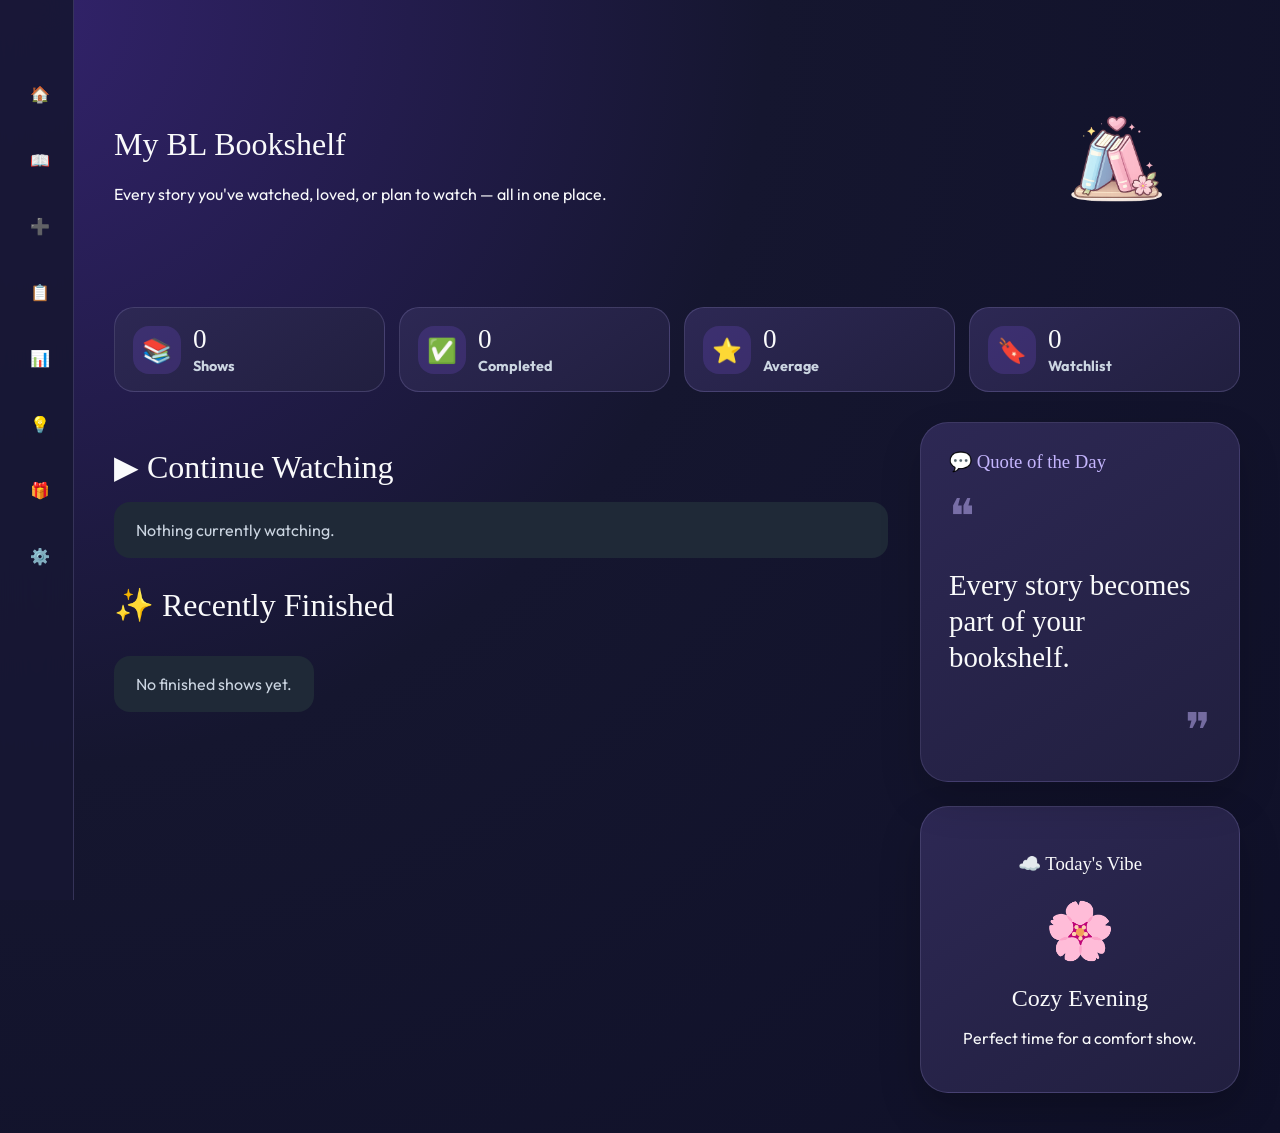
<file: index.html>
<!DOCTYPE html>
<html>
<head>
    <title>My BL Bookshelf</title>
    <link rel="stylesheet" href="style.css">
    <link rel="icon" type="image/png" href="bookmark.png">
</head>

<body>
    <header class="app-header">
<div class="hero-title">

    <div class="hero-logo-row">
        <img
            src="logo.png"
            alt="My BL Bookshelf Logo"
            class="hero-logo"
        >

        <h1>My BL Bookshelf</h1>
    </div>

    <p>
        Every story you've watched, loved,
        or plan to watch — all in one place.
    </p>

</div>

<nav>


    <nav class="sidebar-nav">

    <a href="index.html" class="active"></a>>
        <span class="nav-icon">🏠</span>
        <span class="nav-text">Dashboard</span>
    </a>

    <a href="shelf.html">
        <span class="nav-icon">📖</span>
        <span class="nav-text">My Shelf</span>
    </a>

    <a href="add.html">
        <span class="nav-icon">➕</span>
        <span class="nav-text">Add Show</span>
    </a>

    <a href="watchlist.html">
        <span class="nav-icon">🔖</span>
        <span class="nav-text">Watchlist</span>
    </a>

    <a href="statistics.html">
        <span class="nav-icon">📊</span>
        <span class="nav-text">Statistics</span>
    </a>

    <a href="insights.html">
        <span class="nav-icon">💡</span>
        <span class="nav-text">Insights</span>
    </a>

    <a href="wrapped.html">
        <span class="nav-icon">🎁</span>
        <span class="nav-text">Wrapped</span>
    </a>

    <a href="settings.html">
        <span class="nav-icon">⚙️</span>
        <span class="nav-text">Settings</span>
    </a>

</nav>

</nav>

    </header>

    <main>
        <div class="hero-content">

    <div class="hero-text">
        <h1>My BL Bookshelf</h1>

        <p>
            Every story you've watched,
            loved, or plan to watch —
            all in one place.
        </p>
    </div>

    <img
        src="logo.png"
        alt="Logo"
        class="hero-logo"
    >

</div>
</section>
<!-- ===================== -->
<!-- QUICK STATS -->
<!-- ===================== -->

<section class="dashboard-stats">

    <div class="stat-card">
        <div class="stat-icon">📚</div>
        <div>
            <h2 id="dashTotalShows">0</h2>
            <p>Shows</p>
        </div>
    </div>

    <div class="stat-card">
        <div class="stat-icon">✅</div>
        <div>
            <h2 id="dashCompletedShows">0</h2>
            <p>Completed</p>
        </div>
    </div>

    <div class="stat-card">
        <div class="stat-icon">⭐</div>
        <div>
            <h2 id="dashAverageRating">0.0</h2>
            <p>Average</p>
        </div>
    </div>

    <div class="stat-card">
        <div class="stat-icon">🔖</div>
        <div>
            <h2 id="dashWatchlistCount">0</h2>
            <p>Watchlist</p>
        </div>
    </div>

</section>

<!-- ===================== -->
<!-- MAIN GRID -->
<!-- ===================== -->

<section class="dashboard-main">

    <div class="dashboard-left">

        <section>

            <div class="section-header">
                <h2>▶ Continue Watching</h2>
            </div>

            <div id="continueWatching" class="continue-grid"></div>

        </section>

        <section>

            <div class="section-header">
                <h2>✨ Recently Finished</h2>
            </div>

            <div id="recentlyFinished"></div>

        </section>

    </div>

    <aside class="dashboard-right">

        <div class="quote-card">

           <h3>💬 Quote of the Day</h3>

<div class="quote-mark">❝</div>

<p id="dailyQuote">
    Every story becomes part of your bookshelf.
</p>

<div class="quote-end">❞</div>

        </div>

        <div class="vibe-card">

            <h3>☁️ Today's Vibe</h3>

<div class="vibe-emoji" id="todayMoodEmoji">
🌸
</div>

<h2 id="todayMood">
Cozy Evening
</h2>

<p id="todayMoodDescription">
Perfect time for a comfort show.
</p>

        </div>

    </aside>

</section>
  
</section>   
    </main>
    <script src="shows.js"></script>
<script src="script.js"></script>
<body>
    <aside class="sidebar">
        <div class="sidebar-logo">
</div>

        <nav class="sidebar-nav">
            <a href="index.html" class="active">🏠 <span>Dashboard</span></a>
            <a href="shelf.html">📖 <span>My Shelf</span></a>
            <a href="add.html">➕ <span>Add Show</span></a>
            <a href="watchlist.html">📋 <span>Watchlist</span></a>
            <a href="statistics.html">📊 <span>Statistics</span></a>
            <a href="insights.html">💡 <span>Insights</span></a>
            <a href="wrapped.html">🎁 <span>BL Wrapped</span></a>
            <a href="settings.html">⚙️ <span>Settings</span></a>
        </nav>
    </aside>

</html>
</file>
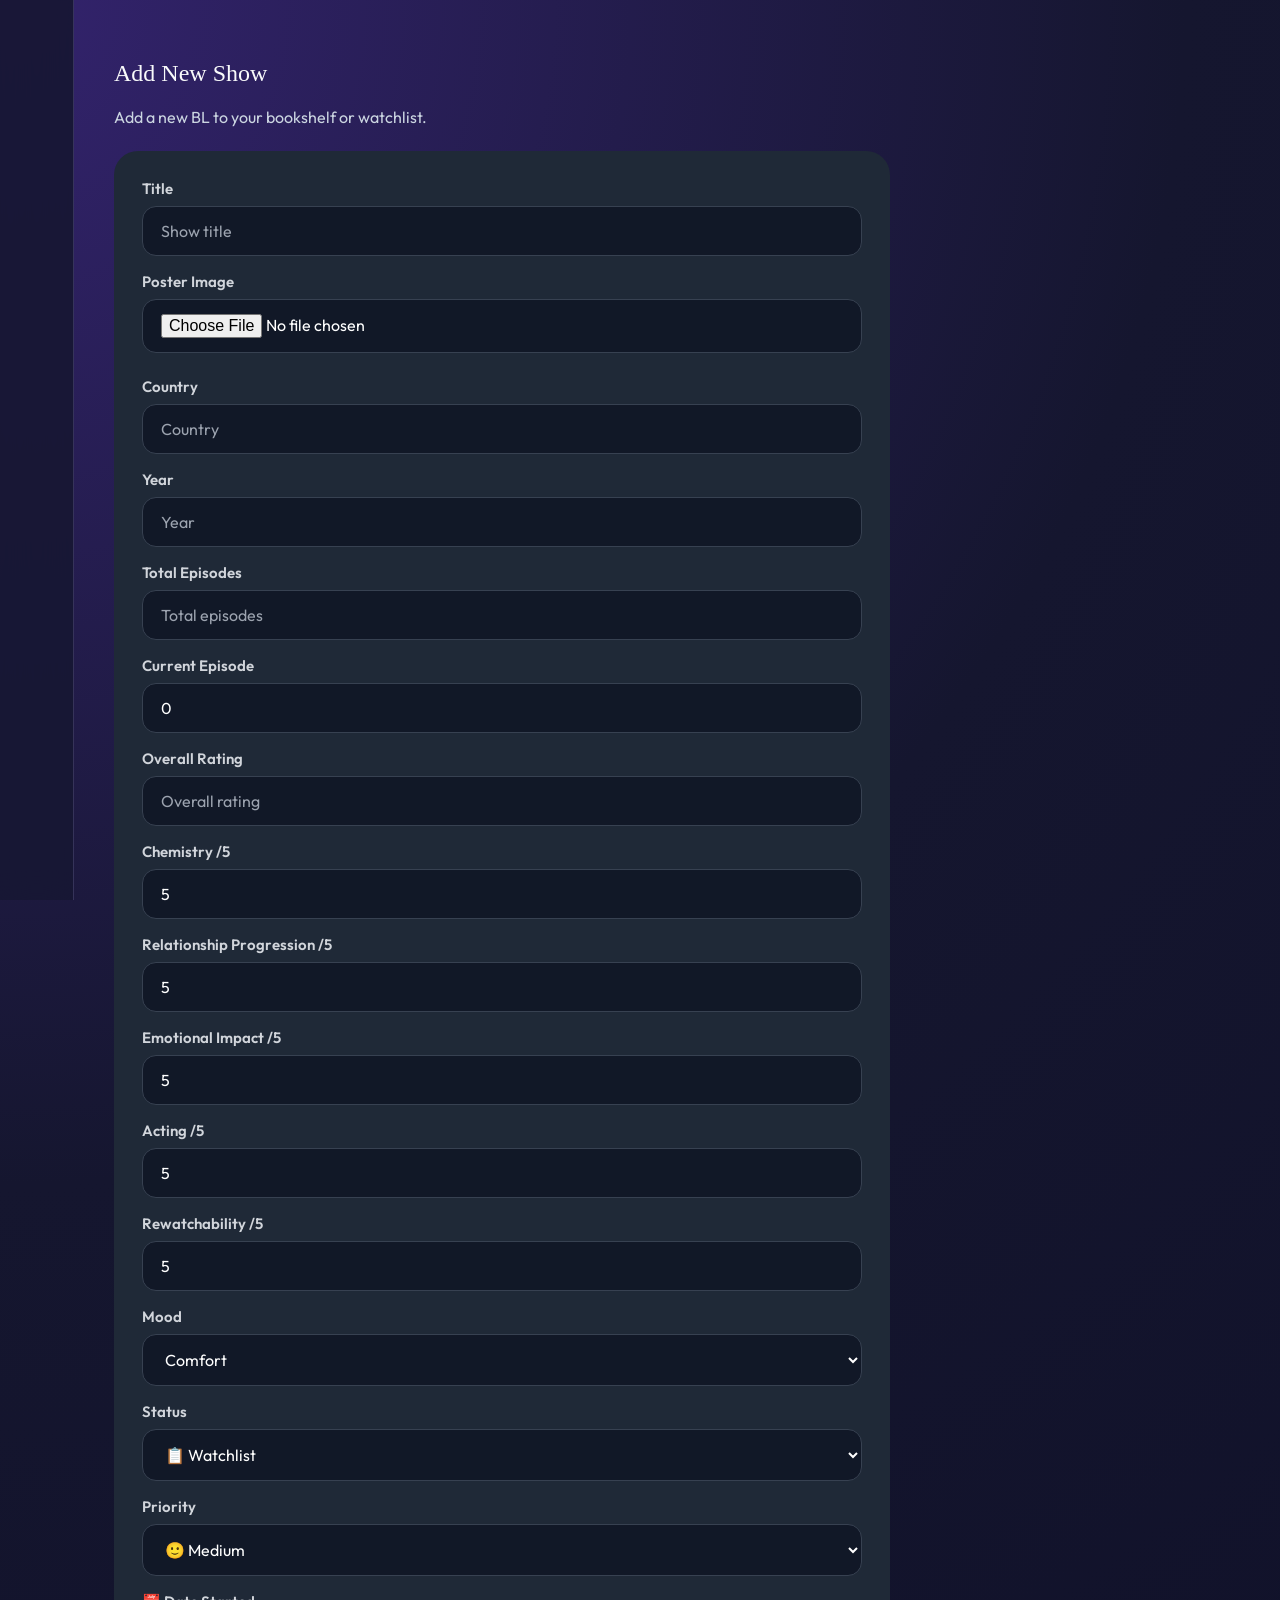
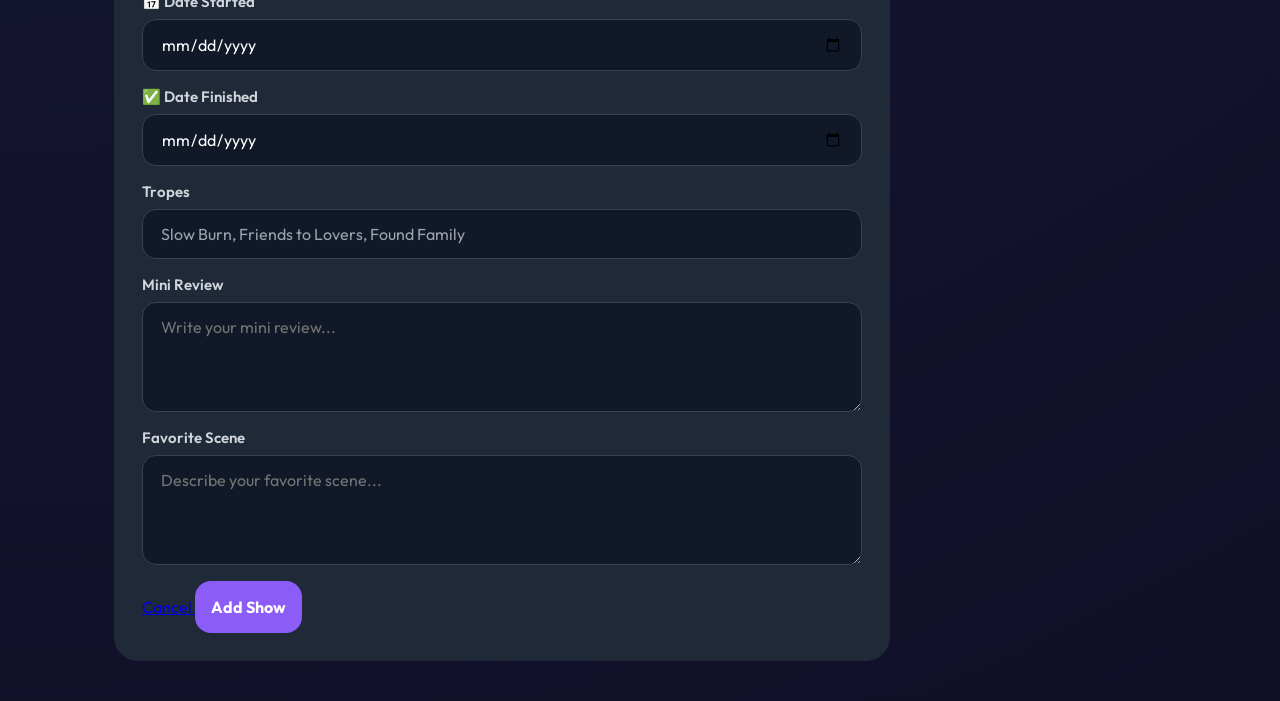
<file: add.html>
<!DOCTYPE html>
<html lang="en">
<head>
    <meta charset="UTF-8">
    <meta name="viewport" content="width=device-width, initial-scale=1.0">

    <title>Add Show | My BL Bookshelf</title>
    <link rel="icon" type="image/png" href="bookmark.png">
    <link rel="stylesheet" href="style.css">
</head>

<body>

    <aside class="sidebar">
        <div class="sidebar-logo">

        </div>

        <nav class="sidebar-nav">
            <a href="index.html">
                <span class="nav-icon">🏠</span>
                <span class="nav-text">Dashboard</span>
            </a>

            <a href="shelf.html">
                <span class="nav-icon">📖</span>
                <span class="nav-text">My Shelf</span>
            </a>

            <a href="add.html" class="active">
                <span class="nav-icon">➕</span>
                <span class="nav-text">Add Show</span>
            </a>

            <a href="watchlist.html">
                <span class="nav-icon">🔖</span>
                <span class="nav-text">Watchlist</span>
            </a>

            <a href="statistics.html">
                <span class="nav-icon">📊</span>
                <span class="nav-text">Statistics</span>
            </a>

            <a href="insights.html">
                <span class="nav-icon">💡</span>
                <span class="nav-text">Insights</span>
            </a>

            <a href="wrapped.html">
                <span class="nav-icon">🎁</span>
                <span class="nav-text">Wrapped</span>
            </a>

            <a href="settings.html">
                <span class="nav-icon">⚙️</span>
                <span class="nav-text">Settings</span>
            </a>
        </nav>
    </aside>

    <main>
        <section class="page-title">
            <h1>Add New Show</h1>
            <p>Add a new BL to your bookshelf or watchlist.</p>
        </section>

        <form id="addShowForm" class="add-form">

            <div class="form-group">
                <label for="title">Title</label>
                <input
                    id="title"
                    type="text"
                    placeholder="Show title"
                    required
                >
            </div>
<div class="form-group">
    <label for="posterFile">Poster Image</label>

    <input
        id="posterFile"
        type="file"
        accept="image/png, image/jpeg, image/webp"
    >

    <input id="poster" type="hidden">

    <div class="poster-preview-wrap">
        <img id="posterPreview" alt="Poster preview">
    </div>
</div>

            <div class="form-group">
                <label for="country">Country</label>
                <input
                    id="country"
                    type="text"
                    placeholder="Country"
                >
            </div>

            <div class="form-group">
                <label for="year">Year</label>
                <input
                    id="year"
                    type="number"
                    placeholder="Year"
                    min="1900"
                    max="2100"
                >
            </div>

            <div class="form-group">
                <label for="episodes">Total Episodes</label>
                <input
                    id="episodes"
                    type="number"
                    placeholder="Total episodes"
                    min="1"
                >
            </div>

            <div class="form-group">
                <label for="currentEpisode">Current Episode</label>
                <input
                    id="currentEpisode"
                    type="number"
                    placeholder="Current episode"
                    min="0"
                    value="0"
                >
            </div>

            <div class="form-group">
                <label for="rating">Overall Rating</label>
                <input
                    id="rating"
                    type="number"
                    step="0.1"
                    min="0"
                    max="12"
                    placeholder="Overall rating"
                >
            </div>

            <div class="form-group">
                <label for="chemistry">Chemistry /5</label>
                <input
                    id="chemistry"
                    type="number"
                    min="1"
                    max="5"
                    value="5"
                >
            </div>

            <div class="form-group">
                <label for="progression">Relationship Progression /5</label>
                <input
                    id="progression"
                    type="number"
                    min="1"
                    max="5"
                    value="5"
                >
            </div>

            <div class="form-group">
                <label for="emotionalImpact">Emotional Impact /5</label>
                <input
                    id="emotionalImpact"
                    type="number"
                    min="1"
                    max="5"
                    value="5"
                >
            </div>

            <div class="form-group">
                <label for="acting">Acting /5</label>
                <input
                    id="acting"
                    type="number"
                    min="1"
                    max="5"
                    value="5"
                >
            </div>

            <div class="form-group">
                <label for="rewatchability">Rewatchability /5</label>
                <input
                    id="rewatchability"
                    type="number"
                    min="1"
                    max="5"
                    value="5"
                >
            </div>

            <div class="form-group">
                <label for="mood">Mood</label>

                <select id="mood">
                    <option value="Comfort">Comfort</option>
                    <option value="Emotional">Emotional</option>
                    <option value="Healing">Healing</option>
                    <option value="Funny">Funny</option>
                    <option value="Romantic">Romantic</option>
                    <option value="Fluffy">Fluffy</option>
                    <option value="Mature">Mature</option>
                    <option value="Mystery">Mystery</option>
                    <option value="Action">Action</option>
                </select>
            </div>

            <div class="form-group">
                <label for="status">Status</label>

                <select id="status">
                    <option value="Watchlist">📋 Watchlist</option>
                    <option value="Watching">▶ Watching</option>
                    <option value="Completed">✅ Completed</option>
                    <option value="On Hold">⏸ On Hold</option>
                    <option value="Dropped">❌ Dropped</option>
                </select>
            </div>

            <div class="form-group">
                <label for="priority">Priority</label>

                <select id="priority">
                    <option value="Must Watch">⭐ Must Watch</option>
                    <option value="High">🔥 High</option>
                    <option value="Medium" selected>🙂 Medium</option>
                    <option value="Low">💭 Low</option>
                </select>
            </div>

            <div class="form-group">
                <label for="dateStarted">📅 Date Started</label>
                <input id="dateStarted" type="date">
            </div>

            <div class="form-group">
                <label for="dateFinished">✅ Date Finished</label>
                <input id="dateFinished" type="date">
            </div>

            <div class="form-group">
                <label for="tropes">Tropes</label>
                <input
                    id="tropes"
                    type="text"
                    placeholder="Slow Burn, Friends to Lovers, Found Family"
                >
            </div>

            <div class="form-group form-group-wide">
                <label for="miniReview">Mini Review</label>
                <textarea
                    id="miniReview"
                    placeholder="Write your mini review..."
                ></textarea>
            </div>

            <div class="form-group form-group-wide">
                <label for="favoriteScene">Favorite Scene</label>
                <textarea
                    id="favoriteScene"
                    placeholder="Describe your favorite scene..."
                ></textarea>
            </div>

            <div class="form-actions form-group-wide">
                <a class="cancel-btn" href="shelf.html">
                    Cancel
                </a>

                <button type="submit">
                    Add Show
                </button>
            </div>

        </form>
    </main>

    <script src="shows.js"></script>
    <script src="script.js"></script>

</body>
</html>
</file>
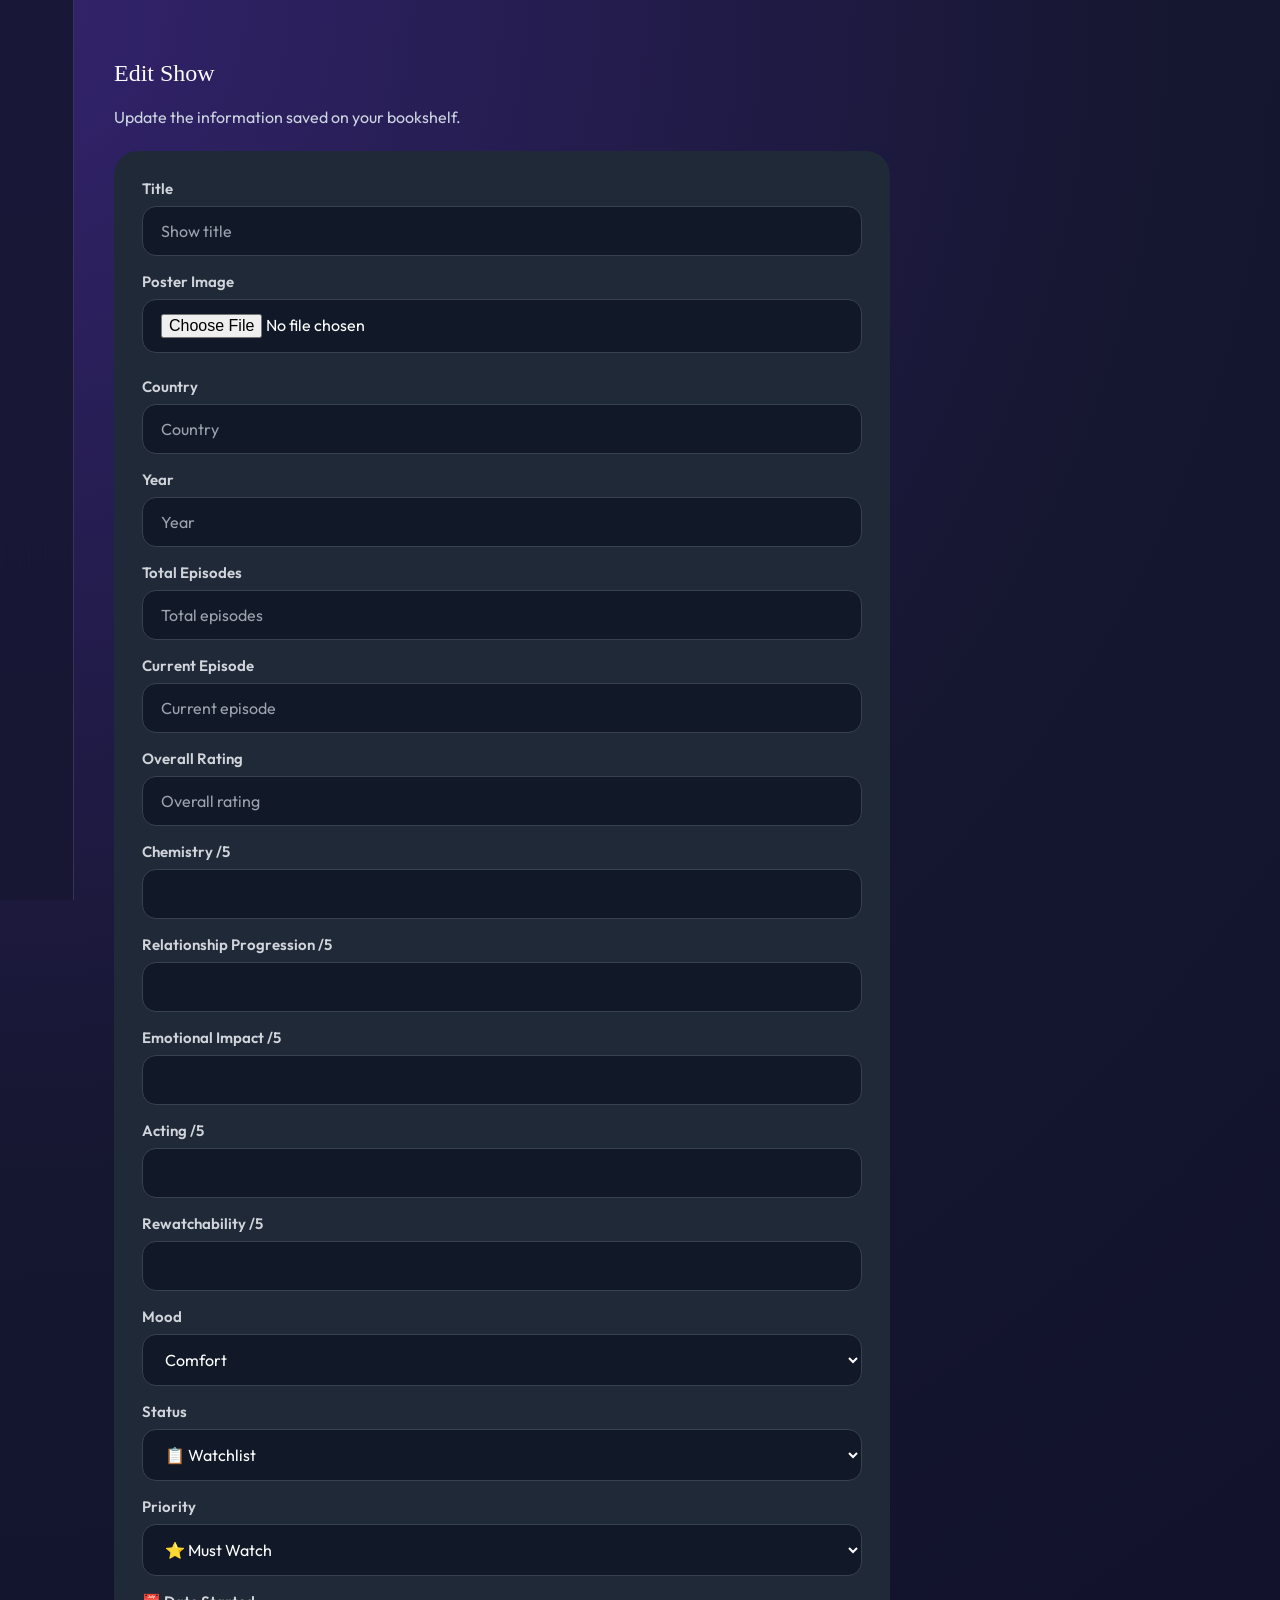
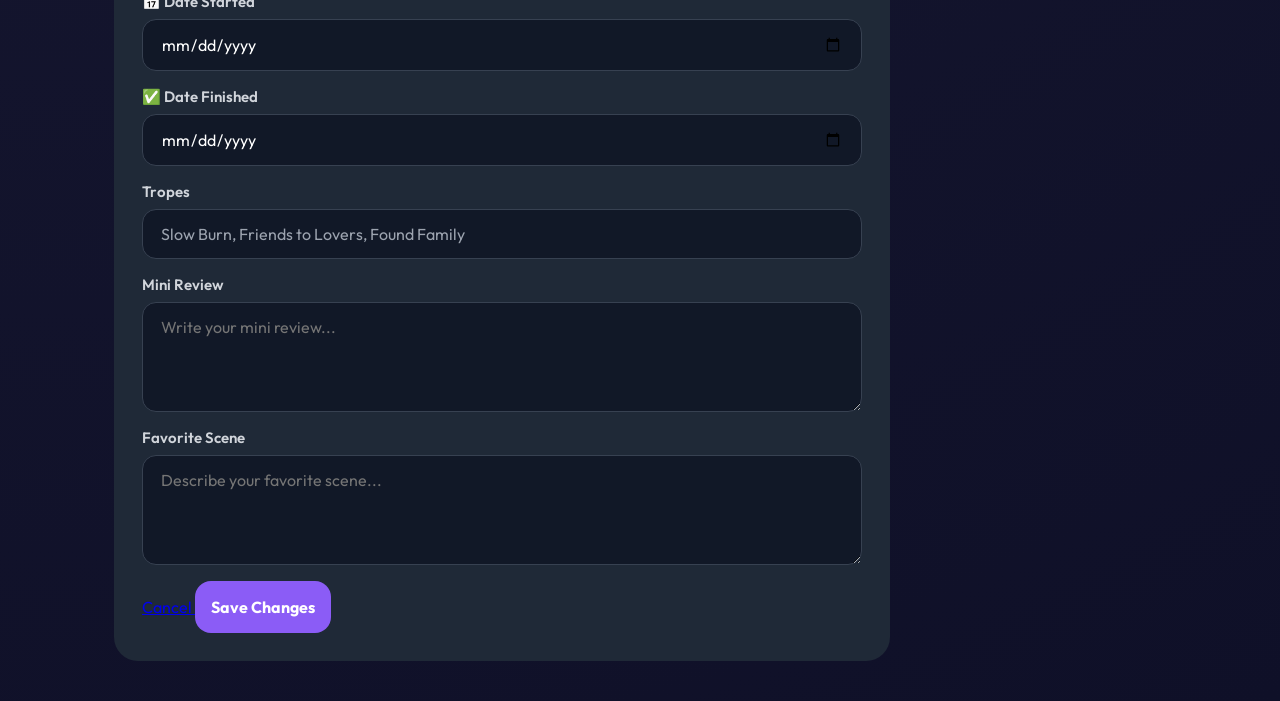
<file: edit.html>
<!DOCTYPE html>
<html lang="en">
<head>
    <meta charset="UTF-8">
    <meta name="viewport" content="width=device-width, initial-scale=1.0">

    <title>Edit Show | My BL Bookshelf</title>
    <link rel="icon" type="image/png" href="bookmark.png">
    <link rel="stylesheet" href="style.css">
</head>

<body>

    <aside class="sidebar">
        <div class="sidebar-logo">
            
        </div>

        <nav class="sidebar-nav">
            <a href="index.html">
                <span class="nav-icon">🏠</span>
                <span class="nav-text">Dashboard</span>
            </a>

            <a href="shelf.html" class="active">
                <span class="nav-icon">📖</span>
                <span class="nav-text">My Shelf</span>
            </a>

            <a href="add.html">
                <span class="nav-icon">➕</span>
                <span class="nav-text">Add Show</span>
            </a>

            <a href="watchlist.html">
                <span class="nav-icon">🔖</span>
                <span class="nav-text">Watchlist</span>
            </a>

            <a href="statistics.html">
                <span class="nav-icon">📊</span>
                <span class="nav-text">Statistics</span>
            </a>

            <a href="insights.html">
                <span class="nav-icon">💡</span>
                <span class="nav-text">Insights</span>
            </a>

            <a href="wrapped.html">
                <span class="nav-icon">🎁</span>
                <span class="nav-text">Wrapped</span>
            </a>

            <a href="settings.html">
                <span class="nav-icon">⚙️</span>
                <span class="nav-text">Settings</span>
            </a>
        </nav>
    </aside>

    <main>
        <section class="page-title">
            <h1>Edit Show</h1>
            <p>Update the information saved on your bookshelf.</p>
        </section>

        <form id="editShowForm" class="add-form">

            <div class="form-group">
                <label for="title">Title</label>
                <input
                    id="title"
                    type="text"
                    placeholder="Show title"
                    required
                >
            </div>

            <div class="form-group">
    <label for="posterFile">Poster Image</label>

    <input
        id="posterFile"
        type="file"
        accept="image/png, image/jpeg, image/webp"
    >

    <input id="poster" type="hidden">

    <div class="poster-preview-wrap">
        <img id="posterPreview" alt="Poster preview">
    </div>
</div>

            <div class="form-group">
                <label for="country">Country</label>
                <input
                    id="country"
                    type="text"
                    placeholder="Country"
                >
            </div>

            <div class="form-group">
                <label for="year">Year</label>
                <input
                    id="year"
                    type="number"
                    placeholder="Year"
                    min="1900"
                    max="2100"
                >
            </div>

            <div class="form-group">
                <label for="episodes">Total Episodes</label>
                <input
                    id="episodes"
                    type="number"
                    placeholder="Total episodes"
                    min="1"
                >
            </div>

            <div class="form-group">
                <label for="currentEpisode">Current Episode</label>
                <input
                    id="currentEpisode"
                    type="number"
                    placeholder="Current episode"
                    min="0"
                >
            </div>

            <div class="form-group">
                <label for="rating">Overall Rating</label>
                <input
                    id="rating"
                    type="number"
                    step="0.1"
                    min="0"
                    max="12"
                    placeholder="Overall rating"
                >
            </div>

            <div class="form-group">
                <label for="chemistry">Chemistry /5</label>
                <input
                    id="chemistry"
                    type="number"
                    min="1"
                    max="5"
                >
            </div>

            <div class="form-group">
                <label for="progression">Relationship Progression /5</label>
                <input
                    id="progression"
                    type="number"
                    min="1"
                    max="5"
                >
            </div>

            <div class="form-group">
                <label for="emotionalImpact">Emotional Impact /5</label>
                <input
                    id="emotionalImpact"
                    type="number"
                    min="1"
                    max="5"
                >
            </div>

            <div class="form-group">
                <label for="acting">Acting /5</label>
                <input
                    id="acting"
                    type="number"
                    min="1"
                    max="5"
                >
            </div>

            <div class="form-group">
                <label for="rewatchability">Rewatchability /5</label>
                <input
                    id="rewatchability"
                    type="number"
                    min="1"
                    max="5"
                >
            </div>

            <div class="form-group">
                <label for="mood">Mood</label>

                <select id="mood">
                    <option value="Comfort">Comfort</option>
                    <option value="Emotional">Emotional</option>
                    <option value="Healing">Healing</option>
                    <option value="Funny">Funny</option>
                    <option value="Romantic">Romantic</option>
                    <option value="Fluffy">Fluffy</option>
                    <option value="Mature">Mature</option>
                    <option value="Mystery">Mystery</option>
                    <option value="Action">Action</option>
                </select>
            </div>

            <div class="form-group">
                <label for="status">Status</label>

                <select id="status">
                    <option value="Watchlist">📋 Watchlist</option>
                    <option value="Watching">▶ Watching</option>
                    <option value="Completed">✅ Completed</option>
                    <option value="On Hold">⏸ On Hold</option>
                    <option value="Dropped">❌ Dropped</option>
                </select>
            </div>

            <div class="form-group">
                <label for="priority">Priority</label>

                <select id="priority">
                    <option value="Must Watch">⭐ Must Watch</option>
                    <option value="High">🔥 High</option>
                    <option value="Medium">🙂 Medium</option>
                    <option value="Low">💭 Low</option>
                </select>
            </div>

            <div class="form-group">
                <label for="dateStarted">📅 Date Started</label>
                <input id="dateStarted" type="date">
            </div>

            <div class="form-group">
                <label for="dateFinished">✅ Date Finished</label>
                <input id="dateFinished" type="date">
            </div>

            <div class="form-group">
                <label for="tropes">Tropes</label>
                <input
                    id="tropes"
                    type="text"
                    placeholder="Slow Burn, Friends to Lovers, Found Family"
                >
            </div>

            <div class="form-group form-group-wide">
                <label for="miniReview">Mini Review</label>
                <textarea
                    id="miniReview"
                    placeholder="Write your mini review..."
                ></textarea>
            </div>

            <div class="form-group form-group-wide">
                <label for="favoriteScene">Favorite Scene</label>
                <textarea
                    id="favoriteScene"
                    placeholder="Describe your favorite scene..."
                ></textarea>
            </div>

            <div class="form-actions form-group-wide">
                <a id="cancelEditBtn" class="cancel-btn" href="shelf.html">
                    Cancel
                </a>

                <button type="submit">
                    Save Changes
                </button>
            </div>

        </form>
    </main>

    <script src="shows.js"></script>
    <script src="script.js"></script>

</body>
</html>
</file>
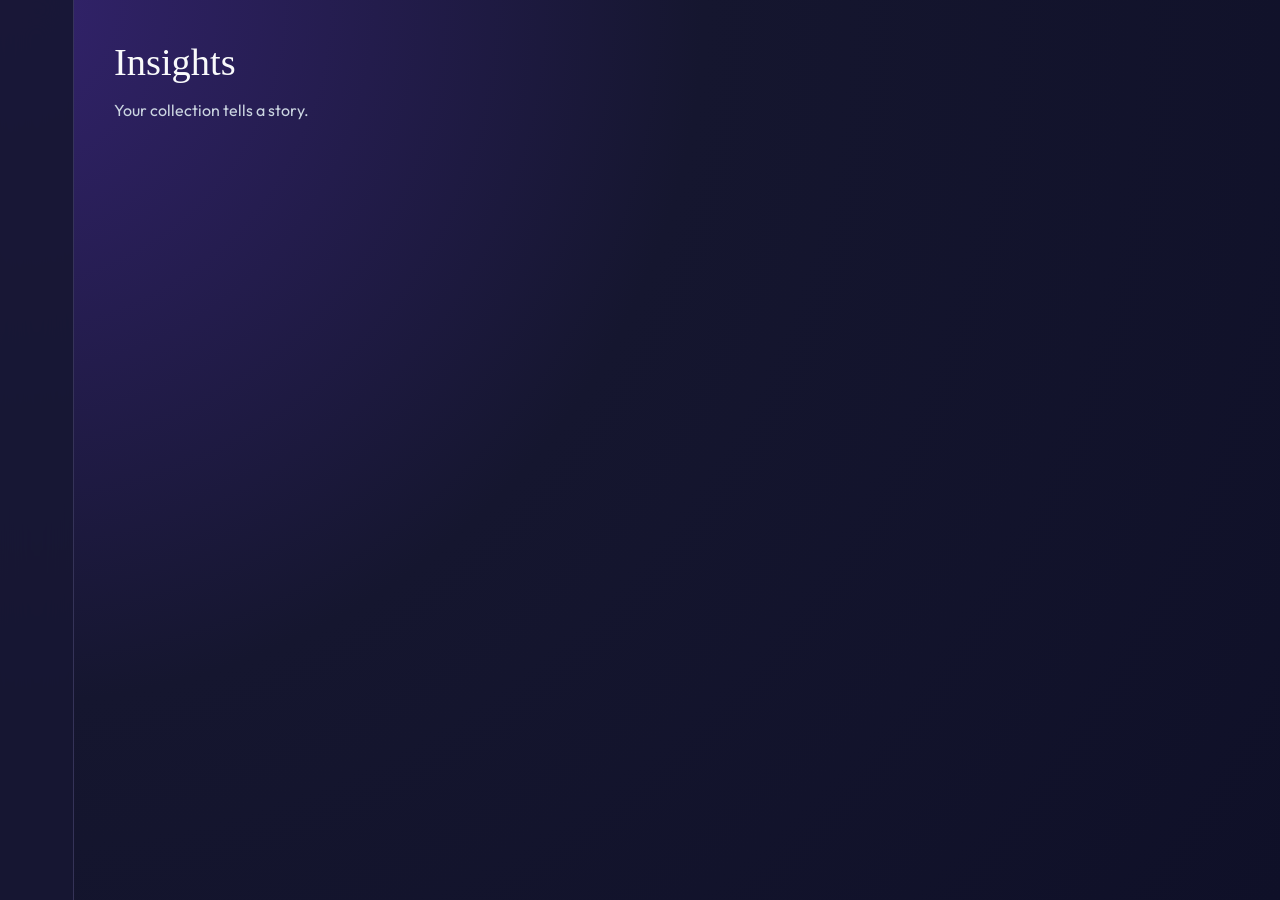
<file: insights.html>
<!DOCTYPE html>
<html lang="en">

<head>
    <meta charset="UTF-8">
    <title>Insights | My BL Bookshelf</title>
    <link rel="stylesheet" href="style.css">
    <link rel="icon" type="image/png" href="bookmark.png">
</head>

<body>

<header class="app-header">

    <div class="logo">
        <h1>📚 My BL Bookshelf</h1>
        <p>Your personal BL collection</p>
    </div>

    <nav>
        <a href="index.html">Home</a>
        <a href="shelf.html">My Shelf</a>
        <a href="add.html">Add Show</a>
        <a href="statistics.html">Statistics</a>
        <a href="insights.html" class="active">Insights</a>
        <a href="wrapped.html">BL Wrapped</a>
        <a href="settings.html">Settings</a>
    </nav>

</header>

<main>

<section class="page-title">

<h2>Insights</h2>

<p>Your collection tells a story.</p>

</section>

<div id="insightsGrid" class="stats-grid"></div>

</main>

<script src="shows.js"></script>
<script src="script.js"></script>

</body>
    <aside class="sidebar">
    <div class="sidebar-logo">
            
        </div>

<nav class="sidebar-nav">
    <a href="index.html">
        <span class="nav-icon">🏠</span>
        <span class="nav-text">Dashboard</span>
    </a>

    <a href="shelf.html">
        <span class="nav-icon">📖</span>
        <span class="nav-text">My Shelf</span>
    </a>

    <a href="add.html">
        <span class="nav-icon">➕</span>
        <span class="nav-text">Add Show</span>
    </a>

    <a href="watchlist.html">
        <span class="nav-icon">🔖</span>
        <span class="nav-text">Watchlist</span>
    </a>

    <a href="statistics.html">
        <span class="nav-icon">📊</span>
        <span class="nav-text">Statistics</span>
    </a>

    <a href="insights.html"class="active">
        <span class="nav-icon">💡</span>
        <span class="nav-text">Insights</span>
    </a>

    <a href="wrapped.html">
        <span class="nav-icon">🎁</span>
        <span class="nav-text">Wrapped</span>
    </a>

    <a href="settings.html">
        <span class="nav-icon">⚙️</span>
        <span class="nav-text">Settings</span>
    </a>
</nav>

  
    </aside>

</html>
</file>
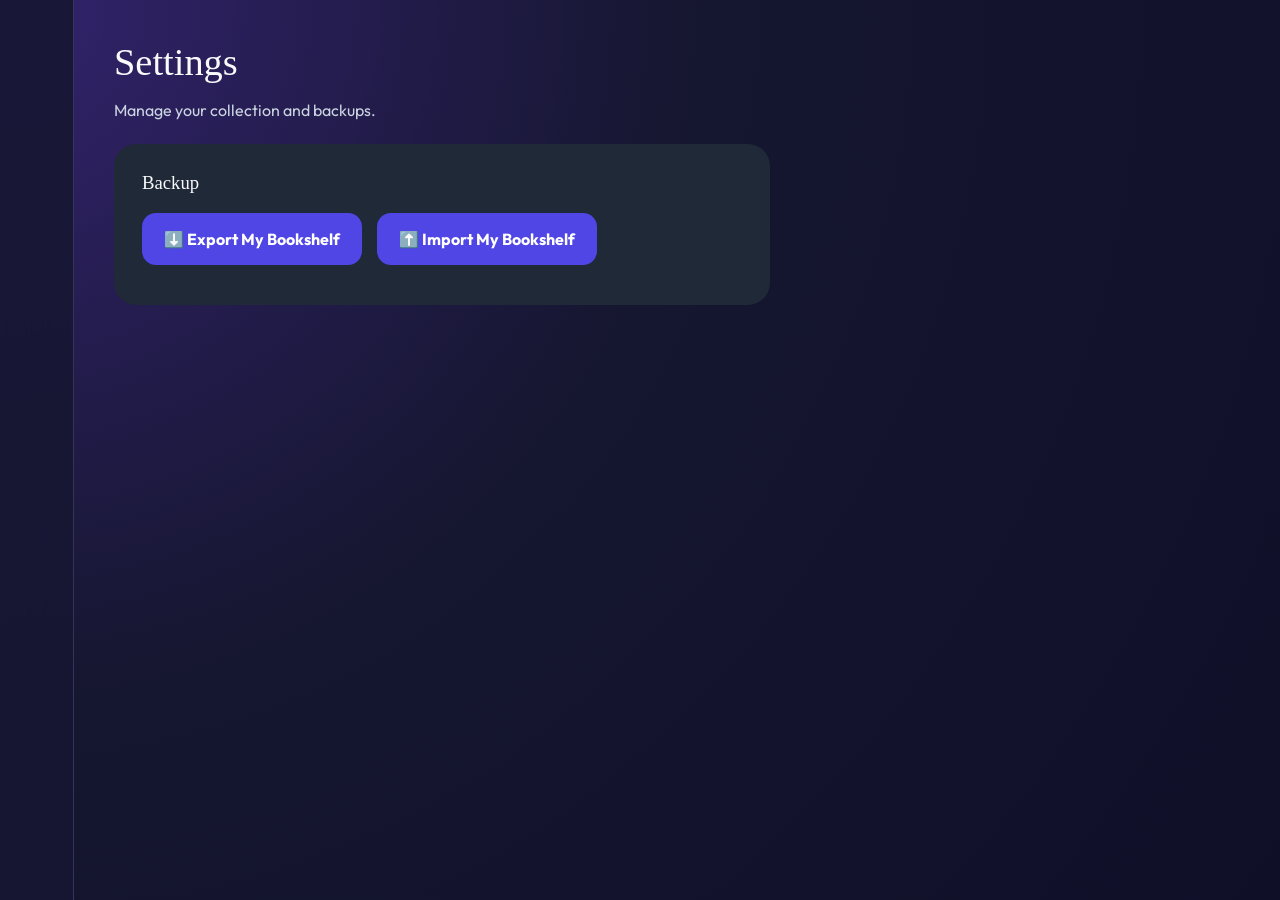
<file: settings.html>
<!DOCTYPE html>
<html lang="en">
<head>
    <meta charset="UTF-8">
    <meta name="viewport" content="width=device-width, initial-scale=1.0">
    <title>Settings | My BL Bookshelf</title>
    <link rel="stylesheet" href="style.css">
    <link rel="icon" type="image/png" href="bookmark.png">
</head>
<body>

<header class="app-header">
    <div class="logo">
        <h1>📚 My BL Bookshelf</h1>
        <p>Your personal BL collection</p>
    </div>

    <nav>
        <a href="index.html">Home</a>
        <a href="shelf.html">My Shelf</a>
        <a href="add.html">Add Show</a>
        <a href="wrapped.html">BL Wrapped</a>
        <a href="settings.html" class="active">Settings</a>
    </nav>
</header>

<main>

<section class="page-title">
    <h2>Settings</h2>
    <p>Manage your collection and backups.</p>
</section>

<div class="settings-card">

    <h3>Backup</h3>

    <button id="exportBtn">
        ⬇️ Export My Bookshelf
    </button>
    <button id="importBtn">
    ⬆️ Import My Bookshelf
</button>

<input
    type="file"
    id="importFile"
    accept=".json"
    style="display:none;">

</div>

<script src="shows.js"></script>
<script src="script.js"></script>

</main>

</body>
    <aside class="sidebar">
        <div class="sidebar-logo">
            
        </div>

   <nav class="sidebar-nav">
    <a href="index.html">
        <span class="nav-icon">🏠</span>
        <span class="nav-text">Dashboard</span>
    </a>

    <a href="shelf.html">
        <span class="nav-icon">📖</span>
        <span class="nav-text">My Shelf</span>
    </a>

    <a href="add.html">
        <span class="nav-icon">➕</span>
        <span class="nav-text">Add Show</span>
    </a>

    <a href="watchlist.html">
        <span class="nav-icon">🔖</span>
        <span class="nav-text">Watchlist</span>
    </a>

    <a href="statistics.html">
        <span class="nav-icon">📊</span>
        <span class="nav-text">Statistics</span>
    </a>

    <a href="insights.html">
        <span class="nav-icon">💡</span>
        <span class="nav-text">Insights</span>
    </a>

    <a href="wrapped.html">
        <span class="nav-icon">🎁</span>
        <span class="nav-text">Wrapped</span>
    </a>

    <a href="settings.html" class="active">
        <span class="nav-icon">⚙️</span>
        <span class="nav-text">Settings</span>
    </a>
</nav>

    </aside>
</html>
</file>
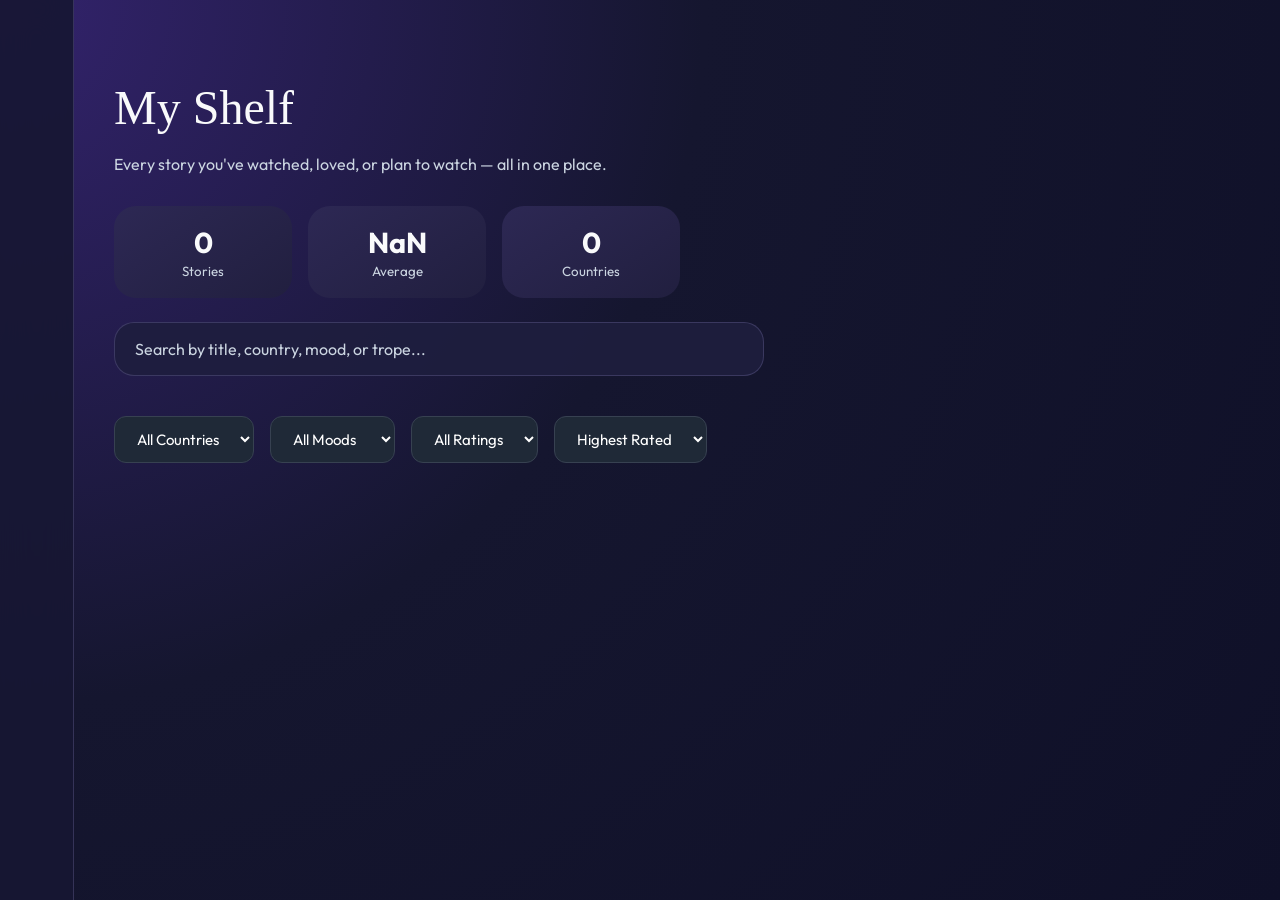
<file: shelf.html>
<!DOCTYPE html>
<html>
<head>
    <title>My Shelf | My BL Bookshelf</title>
    <link rel="stylesheet" href="style.css">
    <link rel="icon" type="image/png" href="bookmark.png">
</head>

<body>
    <header class="app-header">
        <div class="logo">
            <h1>My BL Bookshelf</h1>
            <p>Your personal BL collection</p>
        </div>

        <nav>
            <a href="index.html">Home</a>
            <a href="shelf.html" class="active">My Shelf</a>
            <a href="add.html">Add Show</a>
            <a href="#">Watching</a>
            <a href="#">Watchlist</a>
            <a href="statistics.html">Statistics</a>
            <a href="insights.html">Insights</a>
            <a href="wrapped.html">BL Wrapped</a>
            <a href="settings.html">Settings</a>
        </nav>
    </header>

    <main>
        <section class="shelf-hero">

    <div class="shelf-title">

        <h1>My Shelf</h1>

        <p>
            Every story you've watched, loved,
            or plan to watch — all in one place.
        </p>

    </div>

    <div class="shelf-summary">

        <div class="summary-pill">
            <span id="shelfTotalShows">0</span>
            <small>Stories</small>
        </div>

        <div class="summary-pill">
            <span id="shelfAverageRating">0</span>
            <small>Average</small>
        </div>

        <div class="summary-pill">
            <span id="shelfCountries">0</span>
            <small>Countries</small>
        </div>

    </div>


        <section class="shelf-controls">
            <input id="shelfSearch" type="text" placeholder="Search by title, country, mood, or trope...">

            <div class="filter-bar">

    <select id="countryFilter">
        <option value="All">All Countries</option>
        <option value="Korea">Korea</option>
        <option value="Japan">Japan</option>
        <option value="Taiwan">Taiwan</option>
        <option value="Thailand">Thailand</option>
    </select>

    <select id="moodFilter">
        <option value="All">All Moods</option>
        <option value="Comfort">Comfort</option>
        <option value="Emotional">Emotional</option>
    </select>

    <select id="ratingFilter">
    <option value="All">All Ratings</option>
    <option value="12">12/10</option>
    <option value="11">11+</option>
    <option value="10">10+</option>
    <option value="9">9+</option>
    <option value="8">8+</option>
    <option value="below8">Below 8</option>
</select>

   <select id="sortFilter">
    <option value="rating">Highest Rated</option>
    <option value="lowest">Lowest Rated</option>
    <option value="az">A-Z</option>
    <option value="za">Z-A</option>
    <option value="newest">Newest</option>
    <option value="oldest">Oldest</option>
</select>

</div>
        </section>

        <section class="shelf-grid" id="shelfGrid">

</section>
    </main>
<script src="shows.js"></script>
<script src="script.js"></script>
</body>
    <body>

    <aside class="sidebar">
        <div class="sidebar-logo">
        </div>

        <nav class="sidebar-nav">
            <a href="index.html">
                <span class="nav-icon">🏠</span>
                <span class="nav-text">Dashboard</span>
            </a>

            <a href="shelf.html">
                <span class="nav-icon">📖</span>
                <span class="nav-text">My Shelf</span>
            </a>

            <a href="add.html" class="active">
                <span class="nav-icon">➕</span>
                <span class="nav-text">Add Show</span>
            </a>

            <a href="watchlist.html">
                <span class="nav-icon">🔖</span>
                <span class="nav-text">Watchlist</span>
            </a>

            <a href="statistics.html">
                <span class="nav-icon">📊</span>
                <span class="nav-text">Statistics</span>
            </a>

            <a href="insights.html">
                <span class="nav-icon">💡</span>
                <span class="nav-text">Insights</span>
            </a>

            <a href="wrapped.html">
                <span class="nav-icon">🎁</span>
                <span class="nav-text">Wrapped</span>
            </a>

            <a href="settings.html">
                <span class="nav-icon">⚙️</span>
                <span class="nav-text">Settings</span>
            </a>
        </nav>
    </aside>
</html>
</file>
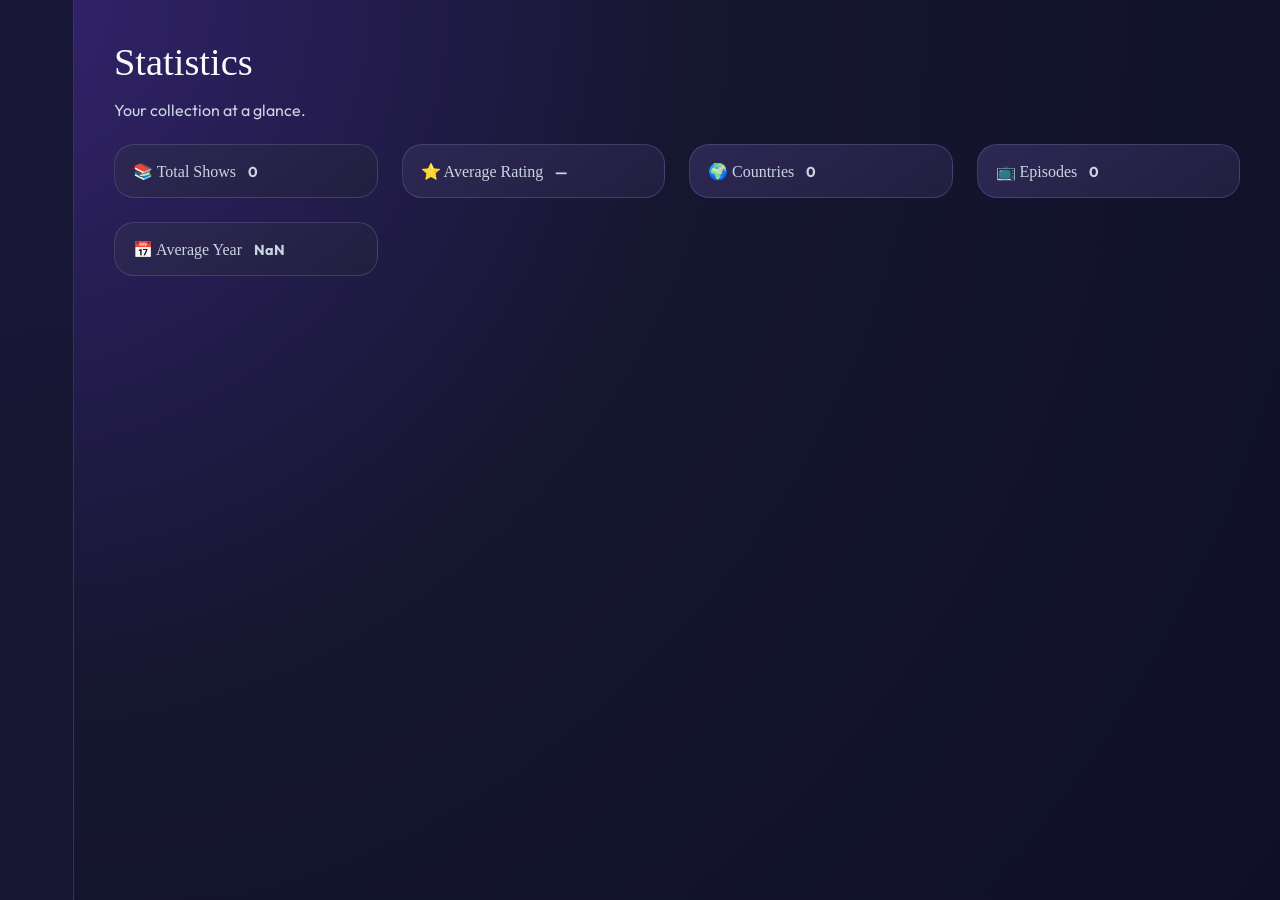
<file: statistics.html>
<!DOCTYPE html>
<html lang="en">
<head>
    <meta charset="UTF-8">
    <meta name="viewport" content="width=device-width, initial-scale=1.0">
    <title>Statistics | My BL Bookshelf</title>
    <link rel="stylesheet" href="style.css">
    <link rel="icon" type="image/png" href="bookmark.png">
</head>

<body>

<header class="app-header">
    <div class="logo">
        <h1>📚 My BL Bookshelf</h1>
        <p>Your personal BL collection</p>
    </div>

    <nav>
        <a href="index.html">Home</a>
        <a href="shelf.html">My Shelf</a>
        <a href="add.html">Add Show</a>
        <a href="statistics.html" class="active">Statistics</a>
        <a href="insights.html">Insights</a>
        <a href="wrapped.html">BL Wrapped</a>
        <a href="settings.html">Settings</a>
    </nav>
</header>

<main>

<section class="page-title">
    <h2>Statistics</h2>
    <p>Your collection at a glance.</p>
</section>

<div id="statsGrid" class="stats-grid"></div>

</main>

<script src="shows.js"></script>
<script src="script.js"></script>

</body>
    <aside class="sidebar">
    <div class="sidebar-logo">
          
        </div>

    <nav class="sidebar-nav">
    <a href="index.html">
        <span class="nav-icon">🏠</span>
        <span class="nav-text">Dashboard</span>
    </a>

    <a href="shelf.html">
        <span class="nav-icon">📖</span>
        <span class="nav-text">My Shelf</span>
    </a>

    <a href="add.html">
        <span class="nav-icon">➕</span>
        <span class="nav-text">Add Show</span>
    </a>

    <a href="watchlist.html">
        <span class="nav-icon">🔖</span>
        <span class="nav-text">Watchlist</span>
    </a>

    <a href="statistics.html"class="active">
        <span class="nav-icon">📊</span>
        <span class="nav-text">Statistics</span>
    </a>

    <a href="insights.html">
        <span class="nav-icon">💡</span>
        <span class="nav-text">Insights</span>
    </a>

    <a href="wrapped.html">
        <span class="nav-icon">🎁</span>
        <span class="nav-text">Wrapped</span>
    </a>

    <a href="settings.html">
        <span class="nav-icon">⚙️</span>
        <span class="nav-text">Settings</span>
    </a>
</nav>
    </aside>
</html>
</file>
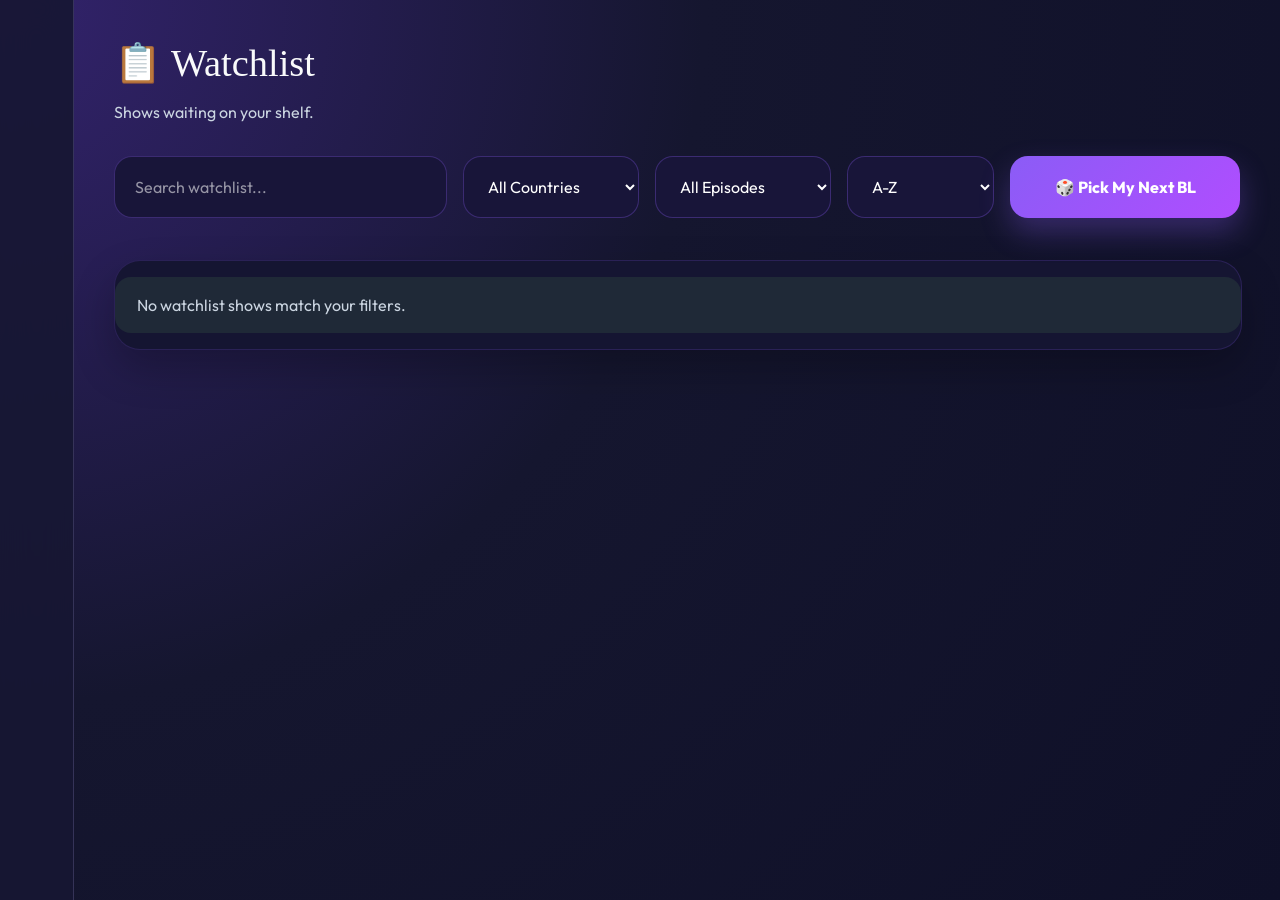
<file: watchlist.html>
<!DOCTYPE html>
<html>
<head>
    <title>Watchlist | My BL Bookshelf</title>
    <link rel="stylesheet" href="style.css">
    <link rel="icon" type="image/png" href="bookmark.png">
</head>

<body>
    <aside class="sidebar">
        <div class="sidebar-logo">
            
        </div>

      <nav class="sidebar-nav">
    <a href="index.html">
        <span class="nav-icon">🏠</span>
        <span class="nav-text">Dashboard</span>
    </a>

    <a href="shelf.html">
        <span class="nav-icon">📖</span>
        <span class="nav-text">My Shelf</span>
    </a>

    <a href="add.html">
        <span class="nav-icon">➕</span>
        <span class="nav-text">Add Show</span>
    </a>

    <a href="watchlist.html"class="active">
        <span class="nav-icon">🔖</span>
        <span class="nav-text">Watchlist</span>
    </a>

    <a href="statistics.html">
        <span class="nav-icon">📊</span>
        <span class="nav-text">Statistics</span>
    </a>

    <a href="insights.html">
        <span class="nav-icon">💡</span>
        <span class="nav-text">Insights</span>
    </a>

    <a href="wrapped.html">
        <span class="nav-icon">🎁</span>
        <span class="nav-text">Wrapped</span>
    </a>

    <a href="settings.html">
        <span class="nav-icon">⚙️</span>
        <span class="nav-text">Settings</span>
    </a>
</nav>
   
    </aside>

    <main>
        <section class="page-title">
            <h2>📋 Watchlist</h2>
            <p>Shows waiting on your shelf.</p>
        </section>

        <section class="watchlist-controls">
    <input id="watchlistSearch" type="text" placeholder="Search watchlist...">

    <select id="watchlistCountry">
        <option value="All">All Countries</option>
        <option value="Korea">Korea</option>
        <option value="Japan">Japan</option>
        <option value="Thailand">Thailand</option>
        <option value="Taiwan">Taiwan</option>
        <option value="China">China</option>
        <option value="Philippines">Philippines</option>
    </select>

    <select id="watchlistEpisodes">
        <option value="All">All Episodes</option>
        <option value="short">1–8 Episodes</option>
        <option value="medium">9–12 Episodes</option>
        <option value="long">13–16 Episodes</option>
        <option value="extra">17+ Episodes</option>
    </select>

    <select id="watchlistSort">
        <option value="az">A-Z</option>
        <option value="shortest">Shortest First</option>
        <option value="longest">Longest First</option>
    </select>
    <div class="watchlist-random">
    <button id="pickRandomBtn">🎲 Pick My Next BL</button>
</div>

</section>

<div id="watchlistTable" class="watchlist-table"></div>
    </main>


<div id="recommendationModal" class="recommendation-modal">
    <div class="recommendation-card">
        <button id="closeRecommendation" class="close-recommendation">
            ✕
        </button>
        <div id="randomRecommendation"></div>
    </div>
</div>
<script src="shows.js"></script>
<script src="script.js"></script>
</body>
</html>
</file>
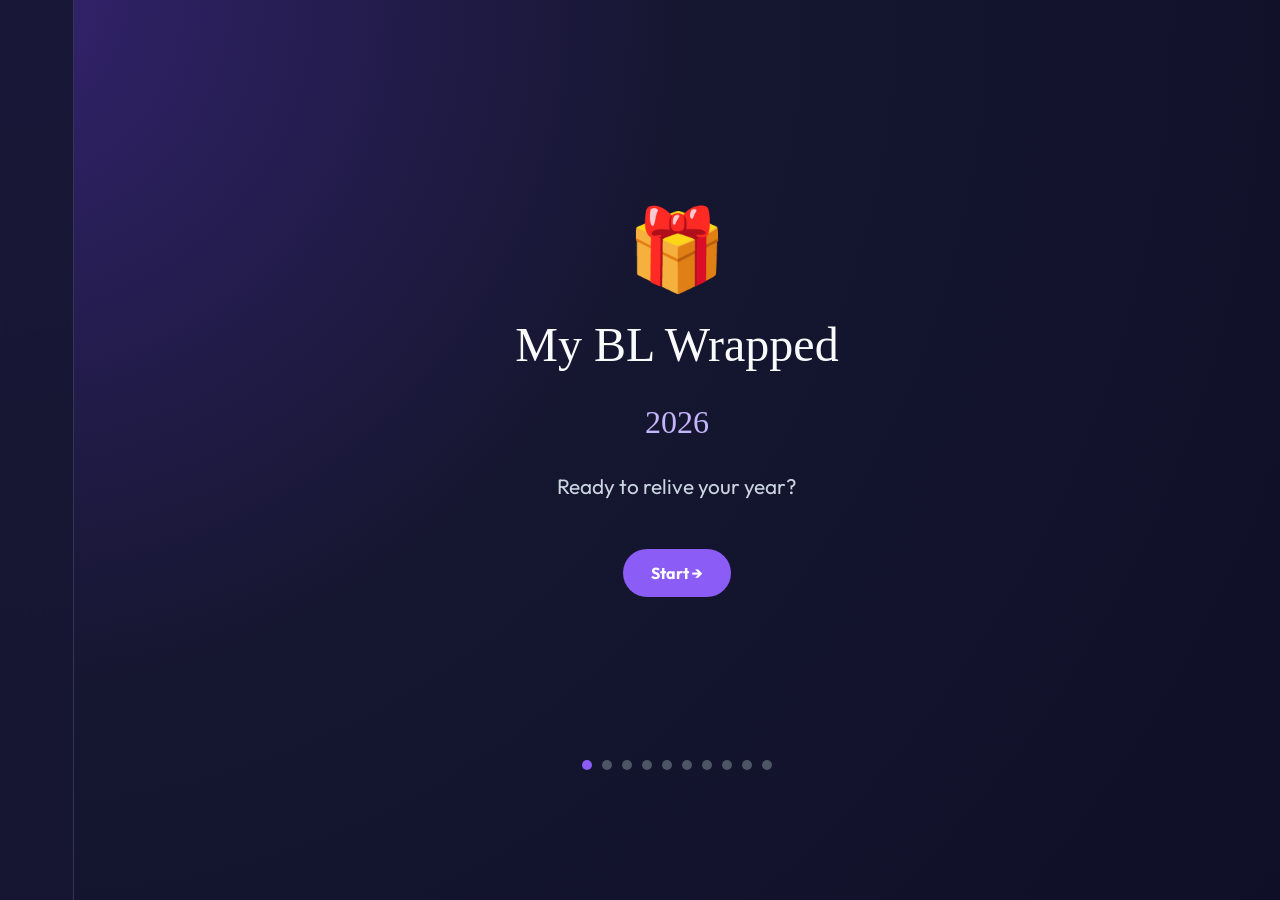
<file: wrapped.html>
<!DOCTYPE html>
<html lang="en">
<head>
    <meta charset="UTF-8">
    <meta name="viewport" content="width=device-width, initial-scale=1.0">
    <title>BL Wrapped</title>

    <link rel="stylesheet" href="style.css">
    <link rel="icon" type="image/png" href="bookmark.png">
</head>

<body>

<aside class="sidebar">
    <div class="sidebar-logo">
       
    </div>

   <nav class="sidebar-nav">
    <a href="index.html">
        <span class="nav-icon">🏠</span>
        <span class="nav-text">Dashboard</span>
    </a>

    <a href="shelf.html">
        <span class="nav-icon">📖</span>
        <span class="nav-text">My Shelf</span>
    </a>

    <a href="add.html">
        <span class="nav-icon">➕</span>
        <span class="nav-text">Add Show</span>
    </a>

    <a href="watchlist.html">
        <span class="nav-icon">🔖</span>
        <span class="nav-text">Watchlist</span>
    </a>

    <a href="statistics.html">
        <span class="nav-icon">📊</span>
        <span class="nav-text">Statistics</span>
    </a>

    <a href="insights.html">
        <span class="nav-icon">💡</span>
        <span class="nav-text">Insights</span>
    </a>

    <a href="wrapped.html"class="active">
        <span class="nav-icon">🎁</span>
        <span class="nav-text">Wrapped</span>
    </a>

    <a href="settings.html">
        <span class="nav-icon">⚙️</span>
        <span class="nav-text">Settings</span>
    </a>
</nav>
   
</aside>

<main>

<div class="wrapped-container">

<section class="wrapped-slide active-slide">

<h1>🎁</h1>

<h2>My BL Wrapped</h2>

<h3>2026</h3>

<p>Ready to relive your year?</p>

<button id="nextSlide">
Start →
</button>

</section>

<section class="wrapped-slide">

<h1>📚</h1>

<h2>You watched</h2>

<div id="wrappedShows" class="wrapped-number">
0
</div>

<p>Shows</p>

<button class="nextWrapped">
    >Next →
</button>
</section> 

<section class="wrapped-slide">
    <h1>⏱️</h1>
    <h2>You spent</h2>
    <div id="wrappedHours" class="wrapped-number">0</div>
    <p>hours watching BL</p>
    <button class="nextWrapped"
    >Next →
</button>
</section>

<section class="wrapped-slide">

<h1>🇰🇷</h1>

<h2>Favorite Country</h2>

<div id="wrappedCountry" class="wrapped-number">
—
</div>

<button class="nextWrapped">
Next →
</button>

</section>
<section class="wrapped-slide">

    <h1>😊</h1>

    <h2>Your Favorite Mood</h2>

    <div id="wrappedMood" class="wrapped-number">
        —
    </div>

    <button class="nextWrapped">
        Next →
    </button>

</section>
<section class="wrapped-slide">

    <h1>❤️</h1>

    <h2>Your Favorite Trope</h2>

    <div id="wrappedTrope" class="wrapped-number">
        —
    </div>

    <button class="nextWrapped">
        Next →
    </button>

</section>
<section class="wrapped-slide">

    <h1>⭐</h1>

    <h2>Average Rating</h2>

    <div id="wrappedAverage" class="wrapped-number">
        —
    </div>

    <p>out of 10</p>

    <button class="nextWrapped">
        Next →
    </button>

</section>

<section class="wrapped-slide">

    <h1>✨</h1>

    <h2>Your BL Personality</h2>

    <div id="wrappedPersonality" class="wrapped-number">
        —
    </div>

    <p id="wrappedPersonalityText">
        —
    </p>

    <button class="nextWrapped">
        Next →
    </button>

</section>
<section class="wrapped-slide">

    <h1>📚</h1>

    <h2>My BL Bookshelf Wrapped</h2>

    <div class="wrapped-summary-card">
        <h3 id="summaryProfile">—</h3>
        <p id="summaryProfileText">—</p>

        <div class="summary-grid">
            <p>📚 <span id="summaryShows">0</span> Shows</p>
            <p>⏱️ <span id="summaryHours">0</span> Hours</p>
            <p>🌍 <span id="summaryCountry">—</span></p>
            <p>😊 <span id="summaryMood">—</span></p>
            <p>❤️ <span id="summaryTrope">—</span></p>
            <p>⭐ <span id="summaryAverage">—</span>/10</p>
            <p>🏆 <span id="summaryBest">—</span></p>
        </div>
    </div>

    <a href="index.html" class="wrapped-home-btn">Return to Dashboard</a>

</section>

<section class="wrapped-slide">

<h1>🏆</h1>

<h2>Show of the Year</h2>

<div id="wrappedBest">
—
</div>

<button class="nextWrapped">
Finish
</button>

</section>

</div>

<div class="wrapped-progress">

<div class="wrapped-dot active-dot"></div>
<div class="wrapped-dot"></div>
<div class="wrapped-dot"></div>
<div class="wrapped-dot"></div>
<div class="wrapped-dot"></div>
<div class="wrapped-dot"></div>
<div class="wrapped-dot"></div>
<div class="wrapped-dot"></div>
<div class="wrapped-dot"></div>
<div class="wrapped-dot"></div>

</div>

<script src="shows.js"></script>
<script src="script.js"></script>

</body>
</html>
</file>
<file: style.css>
@import url('https://fonts.googleapis.com/css2?family=Outfit:wght@300;400;500;600;700;800&display=swap');
:root {
    --bg: #0f1028;
    --sidebar: #171733;
    --card: #211f3f;
    --card-light: #2d2854;
    --primary: #8b5cf6;
    --secondary: #c4b5fd;
    --pink: #fbcfe8;
    --text: #f9fafb;
    --muted: #cbd5e1;
}

body {
    margin: 0;
    min-height: 100vh;
    background:
        radial-gradient(circle at top left, #33236d 0%, #15162f 45%, #0f1028 100%);
    color: var(--text);
    font-family: 'Outfit', sans-serif;
}
button,
input,
select,
textarea {
    font: inherit;
}

h1, h2, h3, h4 {
    font-family: 'DM Serif Display', serif;
    font-weight: 400;
}
.app-header {
    background: #1f2937;
    width: 100%;
    padding: 24px 50px;
    box-sizing: border-box;
    display: flex;
    align-items: center;
    justify-content: flex-start;
    gap: 80px;
    display: none;
}

.logo {
    min-width: 320px;
}

.app-header h1 {
    margin: 0;
    font-size: 2rem;
}

.app-header p {
    margin: 6px 0 0;
    color: #cbd5e1;
}

nav {
    display: flex;
    gap: 35px;
    align-items: center;
}

nav a {
    text-decoration: none;
    color: #d1d5db;
    font-weight: 600;
    transition: .25s;
    padding-bottom: 8px;
    white-space: nowrap;
}

nav a:hover {
    color: white;
}

main {
    padding: 40px;
}

.hero {
    background: linear-gradient(135deg, #4f46e5, #9333ea);
    padding: 32px;
    border-radius: 24px;
    margin-bottom: 36px;
}
.quote-card{
    background:
        linear-gradient(
            145deg,
            var(--card-light),
            var(--card)
        );

    border:
        1px solid
        rgba(196,181,253,.15);

    border-radius:28px;

    padding:28px;

    box-shadow:
        0 18px 40px
        rgba(0,0,0,.18);
}
.quote-card h3{
    margin-top:0;
    margin-bottom:18px;

    color:var(--secondary);
}
.hero h2 {
    margin: 0;
    font-size: 2rem;
}

.hero p {
    margin-bottom: 0;
    color: #ede9fe;
}

.shelf-section {
    margin-bottom: 42px;
}

.poster-row,

.shelf-grid {
    margin-top: 40px;
}

.poster-card {
    width: 230px;
    background: #1f2937;
    border-radius: 20px;
    overflow: hidden;
    padding-bottom: 0;
    border-top: 6px solid #64748b;
    transition: transform 0.2s ease, box-shadow 0.2s ease;
    text-decoration: none;
    color: inherit;
}

.poster-card:hover {
    transform: translateY(-6px);
    box-shadow: 0 18px 35px rgba(0,0,0,0.4);
}

.poster-card img {
    width: 100%;
    height: 240px;
    object-fit: cover;
    display: block;
}

.poster-card h3 {
    font-size: 1rem;
    margin: 0;
    min-height: 48px;
    line-height: 1.2;
}

.poster-card p {
    margin: 0 16px;
    color: #cbd5e1;
}

.comfort {
    border-top-color: #86efac;
}

.emotional {
    border-top-color: #c4b5fd;
}

.page-title {
    margin-bottom: 24px;
}

.page-title h2 {
    font-size: 2.4rem;
    margin: 0;
}

.page-title p {
    color: #cbd5e1;
}

.shelf-controls {
    margin-bottom: 40px;
}

.shelf-controls input {
    width: 100%;
    max-width: 650px;
    padding: 18px 24px;
    font-size: 18px;
    border: none;
    border-radius: 50px;
    background: #374151;
    color: white;
}

input::placeholder {
    color: #9ca3af;
}

.filter-pills {
    display: flex;
    flex-wrap: wrap;
    gap: 12px;
    margin-top: 20px;
}

.filter-pills button {
    background: #1f2937;
    color: #d1d5db;
    border: 1px solid #374151;
    border-radius: 999px;
    padding: 10px 18px;
    cursor: pointer;
    font-weight: 600;
    transition: 0.2s;
}

.filter-pills button:hover {
    background: #4f46e5;
    color: white;
}

.show-details {
    background: linear-gradient(145deg, #1f2937, #111827);
    border-radius: 28px;
    padding: 36px;
    box-shadow: 0 25px 60px rgba(0, 0, 0, 0.35);
}

.detail-layout {
    display: grid;
    grid-template-columns: 360px 1fr;
    gap: 50px;
    align-items: start;
}

.detail-poster {
    width: 100%;
    border-radius: 24px;
    box-shadow: 0 20px 45px rgba(0,0,0,.45);
    transition: transform .25s ease;
}

.detail-poster:hover {
    transform: scale(1.02);
}

.detail-info h2 {
    font-size: 4rem;
    line-height: 1;
    margin: 0 0 18px;
    font-weight: 800;
}

.star-rating {
    display: flex;
    flex-wrap: wrap;
    gap: 2px;
    font-size: 1.15rem;
    color: #FFD54F;
    margin: 8px 0 4px;
    line-height: 1.2;
}

.big-rating {
    font-size: 2rem;
    font-weight: 800;
    color: #FFD54F;
    margin: 0 0 28px;
}

.detail-tags {
    display: flex;
    flex-wrap: wrap;
    gap: 10px;
    margin-bottom: 24px;
}

.detail-tags span {
    background: #374151;
    color: #f9fafb;
    padding: 9px 14px;
    border-radius: 999px;
    font-size: 0.9rem;
    font-weight: 600;
}

.detail-tags span:first-child {
    background: #86efac;
    color: #111827;
}

.detail-section {
    background: #111827;
    border-left: 5px solid #8B5CF6;
    border-radius: 22px;
    padding: 26px;
    margin-top: 26px;
}

.detail-section h3 {
    margin: 0 0 16px;
    font-size: 1.25rem;
}

.rating-row {
    display: flex;
    justify-content: space-between;
    gap: 24px;
    padding: 12px 0;
    border-bottom: 1px solid #374151;
}

.rating-row:last-child {
    border-bottom: none;
}

.rating-row strong {
    letter-spacing: 1px;
}

.back-link {
    margin-top: 0;
}

.back-link a {
    color: #c4b5fd;
    text-decoration: none;
    font-weight: 700;
}

.back-link a:hover {
    color: white;
}
.filter-bar{
    display:flex;
    flex-wrap:wrap;
    gap:16px;
    margin-top:22px;
}

.filter-bar select{
    background:#1f2937;
    color:white;
    border:1px solid #374151;
    border-radius:12px;
    padding:12px 18px;
    font-size:15px;
    cursor:pointer;
    transition:.2s;
}

.filter-bar select:hover{
    border-color:#8B5CF6;
}
.add-form {
    background: #1f2937;
    padding: 28px;
    border-radius: 24px;
    display: grid;
    gap: 16px;
    max-width: 720px;
}

.add-form input,
.add-form select,
.add-form textarea {
    width: 100%;
    box-sizing: border-box;
    padding: 14px 18px;
    border-radius: 14px;
    border: 1px solid #374151;
    background: #111827;
    color: white;
    font-size: 16px;
}

.add-form textarea {
    min-height: 110px;
    resize: vertical;
}

.add-form button {
    background: #8b5cf6;
    color: white;
    border: none;
    padding: 16px;
    border-radius: 16px;
    font-size: 16px;
    font-weight: 700;
    cursor: pointer;
}

.add-form button:hover {
    background: #7c3aed;
}
.delete-btn {
    background: #ef4444;
    color: white;
    border: none;
    padding: 10px 16px;
    border-radius: 999px;
    font-weight: 700;
    cursor: pointer;
    margin-bottom: 18px;
}

.delete-btn:hover {
    background: #dc2626;
}
.edit-btn {
    display: inline-block;
    background: #8b5cf6;
    color: white;
    text-decoration: none;
    padding: 10px 16px;
    border-radius: 999px;
    font-weight: 700;
    margin-right: 10px;
    margin-bottom: 18px;
}

.edit-btn:hover {
    background: #7c3aed;
}
.settings-card{
    background:#1f2937;
    border-radius:22px;
    padding:28px;
    max-width:600px;
}

.settings-card h3{
    margin-top:0;
}

.settings-card button{
    background:#4F46E5;
    color:white;
    border:none;
    border-radius:14px;
    padding:16px 22px;
    cursor:pointer;
    font-size:16px;
    font-weight:700;
    margin-right:12px;
    margin-bottom:12px;
}

.settings-card button:hover{
    background:#4338CA;
}
.stats-grid{
    display:grid;
    grid-template-columns:repeat(auto-fit,minmax(220px,1fr));
    gap:24px;
}
.stat-card{
    display:flex;
    align-items:center;
    gap:14px;

    background:linear-gradient(145deg,var(--card-light),var(--card));

    border:1px solid rgba(196,181,253,.15);

    border-radius:22px;

    padding:16px;

    transition:.25s;

    cursor:default;
}

.stat-card:hover{
    transform:translateY(-3px);
    box-shadow:0 12px 30px rgba(139,92,246,.15);
}

.stat-card h3{
    margin:0;
    font-size:1rem;
    color:#cbd5e1;
}

.stat-card p{
    margin:16px 0 0;
    font-size:2.4rem;
    font-weight:700;
    color:#8B5CF6;
}
.wrapped-card{
    max-width:900px;
    margin:40px auto;
    background:linear-gradient(135deg,#4F46E5,#7C3AED);
    border-radius:30px;
    padding:60px;
    color:white;
    text-align:center;
    box-shadow:0 30px 60px rgba(0,0,0,.35);
}

.wrapped-card h1{
    font-size:3.5rem;
    margin:0;
}

.wrapped-card h2{
    margin-top:15px;
    color:#E9D5FF;
}

.wrapped-stat{
    margin-top:50px;
}

.wrapped-stat h3{
    font-size:1.3rem;
    color:#DDD6FE;
    margin-bottom:10px;
}

.wrapped-stat p{
    font-size:3rem;
    font-weight:700;
    margin:0;
}
.empty-message {
    color: #cbd5e1;
    background: #1f2937;
    padding: 18px 22px;
    border-radius: 16px;
}
.form-group{
    display:flex;
    flex-direction:column;
    gap:8px;
}

.form-group label{
    font-weight:600;
    color:#d1d5db;
    font-size:15px;
}
.progress-bar {
    flex: 1;
    height: 10px;
    background: #374151;
    border-radius: 999px;
    overflow: hidden;
}

.progress-fill{
    height:100%;
    background:linear-gradient(90deg,#4F46E5,#8B5CF6);
    border-radius:999px;
    transition:.3s;
}
.episode-controls{
    margin-top:22px;
    display:flex;
    justify-content:center;
    align-items:center;
    gap:18px;
}

.episode-controls button{
    width:48px;
    height:48px;
    border:none;
    border-radius:50%;
    background:#8B5CF6;
    color:#ffffff;
    font-size:30px;
    font-weight:700;
    line-height:1;
    cursor:pointer;
    transition:all .2s ease;
    display:flex;
    justify-content:center;
    align-items:center;
}

.episode-controls button:hover{
    background:#A855F7;
    transform:translateY(-2px) scale(1.08);
}

.episode-number{
    font-size:1.25rem;
    font-weight:700;
    min-width:170px;
    text-align:center;
    color:white;
}
.home-episode-controls{
    display:flex;
    justify-content:center;
    align-items:center;
    gap:20px;
    margin:16px auto 0;
    width:fit-content;
}

.home-episode-controls button{
    width:38px;
    height:38px;
    border:none;
    border-radius:50%;
    background:#8B5CF6;
    color:white;
    font-size:20px;
    font-weight:700;
    cursor:pointer;
    display:flex;
    justify-content:center;
    align-items:center;
    transition:.2s;
}

.home-episode-controls button:hover{
    background:#A855F7;
    transform:scale(1.08);
}

.home-episode-controls span{
    min-width:55px;
    text-align:center;
    font-weight:700;
    color:white;
}
.next-episode-btn {
    width: 100%;
    padding: 12px;
    border: 1px solid #374151;
    border-radius: 14px;
    background: #111827;
    color: white;
    font-size: 15px;
    font-weight: 700;
    cursor: pointer;
    transition: 0.2s;
}

.next-episode-btn:hover {
    background: #8b5cf6;
    border-color: #8b5cf6;
}
.watching-card-body {
    padding: 16px;
}

.episode-text {
    color: #cbd5e1;
    margin: 4px 0 14px;
    font-size: 15px;
}

.progress-row {
    display: flex;
    align-items: center;
    gap: 10px;
    margin-bottom: 16px;
}
.progress-fill {
    transition: width 0.35s ease;
}
.watching-card-body h3 {
    min-height: 44px;
    line-height: 1.2;
}

.episode-text {
    margin-top: 6px;
}

.progress-row {
    margin-top: 12px;
}

.next-episode-btn {
    margin-top: 18px;
}
.completed-card {
    display: flex;
    align-items: center;
    justify-content: center;
    min-height: 420px;
    animation: fadeAway 0.9s ease forwards;
}

.completed-message {
    text-align: center;
    padding: 24px;
}

.completed-message h3 {
    margin: 0 0 10px;
    font-size: 1.4rem;
}

.completed-message p {
    margin: 0;
    color: #cbd5e1;
}

@keyframes fadeAway {
    0% {
        opacity: 1;
        transform: scale(1);
    }

    70% {
        opacity: 1;
        transform: scale(1.02);
    }

    100% {
        opacity: 0;
        transform: scale(0.95);
    }
}
.finished-card-body {
    padding: 16px;
}

.finished-card-body h3 {
    min-height: 44px;
    line-height: 1.2;
    margin: 0;
}

.finished-date {
    color: #cbd5e1;
    font-size: 14px;
    margin: 6px 0;
}

.finished-rating {
    color: #facc15;
    font-weight: 700;
    margin: 0;
}
.finished-card-body {
    padding: 16px;
}

.finished-card-body h3 {
    min-height: 44px;
    line-height: 1.2;
    margin: 0;
}

.finished-date {
    color: #cbd5e1;
    font-size: 14px;
    margin: 6px 0;
}

.finished-rating {
    color: #facc15;
    font-weight: 700;
    margin: 0;
}
.top-shelf-card {
    border-top: 6px solid #facc15;
}

.top-shelf-card:hover {
    box-shadow: 0 12px 30px rgba(250, 204, 21, 0.35);
}
.top-rating {
    margin-top: 10px;
    font-size: 18px;
    font-weight: 700;
    color: #facc15;
}
.sidebar {
    position: fixed;
    top: 0;
    left: 0;
    width: 74px;
    height: 100vh;
    background: rgba(23, 23, 51, 0.92);
    border-right: 1px solid rgba(196, 181, 253, 0.18);
    padding: 26px 14px;
    box-sizing: border-box;
    z-index: 1000;
    transition: width 0.25s ease;
    overflow: hidden;
    backdrop-filter: blur(16px);
}

.sidebar:hover {
    width: 260px;
}

.sidebar-logo {
    font-size: 34px;
    margin-bottom: 42px;
    text-align: center;
}

.sidebar-nav {
    display: flex;
    flex-direction: column;
    gap: 14px;
    width: 100%;
}

.sidebar-nav a {
    display: flex;
    align-items: center;
    justify-content: flex-start;
    gap: 16px;

    width: 100%;
    box-sizing: border-box;

    color: var(--muted);
    text-decoration: none;
    padding: 14px;
    border-radius: 18px;
    font-weight: 600;
    white-space: nowrap;
    transition: 0.2s ease;
}
.sidebar:hover .sidebar-nav a {
    justify-content: flex-start;
}
.sidebar:not(:hover) .sidebar-nav a.active {
    background: transparent;
    box-shadow: none;
}

.nav-icon {
    width: 28px;
    min-width: 28px;
    display: inline-flex;
    justify-content: center;
    align-items: center;
    font-size: 22px;
}

.nav-text {
    opacity: 1;
    transition: opacity .25s;
    white-space: nowrap;
}

.sidebar:not(:hover) .nav-text {
    opacity: 0;
    width: 0;
    overflow: hidden;
}

.sidebar-nav a:hover {
    background: rgba(139, 92, 246, 0.22);
    color: white;
    justify-content: flex-start;
}

.sidebar-nav a.active {
    background: linear-gradient(135deg, #8b5cf6, #c084fc);
    color: white;
    cursor: pointer;
    box-shadow: 0 10px 25px rgba(139, 92, 246, 0.35);
}

.sidebar-nav span {
    opacity: 0;
    transition: opacity 0.2s ease;
}

.sidebar:hover .sidebar-nav span {
    opacity: 1;
}

.sidebar-nav a i,
.sidebar-nav a .icon {
    width: 24px;
    min-width: 24px;
    text-align: center;
    font-size: 22px;
}
main {
    margin-left: 74px;
    transition: margin-left 0.25s ease;
}

body:has(.sidebar:hover) main {
    margin-left: 260px;
}



#randomRecommendation{
    margin-bottom:30px;
}
.random-card{
    display:flex;
    gap:20px;
    align-items:center;
    background:#1f2937;
    border-radius:18px;
    padding:20px;
    margin-bottom:25px;
}

.random-card img{
    width:130px;
    border-radius:14px;
}

.random-info h2{
    margin-top:0;
}

.random-info p{
    margin:8px 0;
}
.recommendation-modal{
    position:fixed;
    inset:0;
    background:rgba(0,0,0,.7);
    backdrop-filter:blur(6px);

    display:none;
    justify-content:center;
    align-items:center;

    z-index:9999;
}

.recommendation-modal.show{
    display:flex;
}

.recommendation-card{
    width:650px;
    max-width:90%;
    background:#1f2937;
    border-radius:24px;
    padding:30px;
    position:relative;

    animation:pop .25s ease;
}

@keyframes pop{

    from{
        opacity:0;
        transform:scale(.92);
    }

    to{
        opacity:1;
        transform:scale(1);
    }

}

.close-recommendation{

    position:absolute;
    top:16px;
    right:18px;

    border:none;
    background:none;

    color:white;

    font-size:26px;

    cursor:pointer;

}

.random-card{

    display:flex;

    gap:30px;

    align-items:center;

}

.random-card img{
    width:260px;
    border-radius:20px;
    box-shadow:0 15px 40px rgba(0,0,0,.4);
}

.random-info{

    flex:1;

}

.random-info h2{
    font-size:42px;
    margin-bottom:18px;
}
.random-tags{
    display:flex;
    gap:10px;
    flex-wrap:wrap;
    margin:18px 0;
}

.random-tags span{
    background:#374151;
    padding:8px 14px;
    border-radius:999px;
    font-weight:600;
}
.random-actions {
    display: flex;
    gap: 12px;
    flex-wrap: wrap;
    margin-top: 20px;
}

.pick-again-btn {
    background: #374151;
    color: white;
    border: none;
    padding: 10px 14px;
    border-radius: 999px;
    font-weight: 700;
    cursor: pointer;
}

.pick-again-btn:hover {
    background: #4b5563;
}
.wrapped-container {
    min-height: 80vh;
    display: flex;
    justify-content: center;
    align-items: center;
}

.wrapped-slide {
    display: none;
    text-align: center;
    max-width: 800px;
    padding: 60px;
}

.wrapped-slide.active-slide {
    display: block;
}

.wrapped-slide h1 {
    font-size: 5rem;
    margin: 0 0 20px;
}

.wrapped-slide h2 {
    font-size: 3rem;
    margin: 0 0 14px;
}

.wrapped-slide h3 {
    font-size: 2rem;
    color: #c4b5fd;
}

.wrapped-slide p {
    color: #cbd5e1;
    font-size: 1.3rem;
}

.wrapped-number {
    font-size: 5rem;
    font-weight: 800;
    color: #8b5cf6;
    margin: 20px 0;
}

.wrapped-slide button {
    margin-top: 30px;
    background: #8b5cf6;
    color: white;
    border: none;
    padding: 14px 28px;
    border-radius: 999px;
    font-size: 16px;
    font-weight: 700;
    cursor: pointer;
}

.wrapped-progress {
    display: flex;
    justify-content: center;
    gap: 10px;
}

.wrapped-dot {
    width: 10px;
    height: 10px;
    border-radius: 50%;
    background: #4b5563;
}

.wrapped-dot.active-dot {
    background: #8b5cf6;
}
.wrapped-summary-card {
    background: #1f2937;
    border: 1px solid #374151;
    border-radius: 28px;
    padding: 34px;
    max-width: 700px;
    margin: 30px auto;
    box-shadow: 0 25px 60px rgba(0,0,0,.35);
}

.wrapped-summary-card h3 {
    font-size: 2rem;
    margin: 0 0 16px;
    color: #c4b5fd;
}

.wrapped-summary-card p {
    font-size: 1rem;
}

.summary-grid {
    display: grid;
    grid-template-columns: 1fr 1fr;
    gap: 12px;
    margin-top: 24px;
}

.summary-grid p {
    background: #111827;
    padding: 14px;
    border-radius: 16px;
    margin: 0;
}

.wrapped-home-btn {
    display: inline-block;
    margin-top: 20px;
    background: #8b5cf6;
    color: white;
    text-decoration: none;
    padding: 14px 24px;
    border-radius: 999px;
    font-weight: 700;
}
.sidebar-nav {
    display: flex !important;
    flex-direction: column !important;
    gap: 14px !important;
}

.sidebar-nav a {
    display: flex !important;
    flex-direction: row !important;
    align-items: center !important;
    justify-content: flex-start !important;

    height: 52px !important;
    width: 100% !important;

    padding: 0 16px !important;
    gap: 16px !important;

    border-radius: 18px !important;
    box-sizing: border-box !important;
}

.nav-icon {
    width: 28px !important;
    min-width: 28px !important;
    display: flex !important;
    justify-content: center !important;
    align-items: center !important;
}

.nav-text {
    display: inline-block !important;
    opacity: 1 !important;
}

.sidebar:not(:hover) .nav-text {
    opacity: 0 !important;
    width: 0 !important;
    overflow: hidden !important;
}

.sidebar:not(:hover) .sidebar-nav a.active {
    background: transparent !important;
    box-shadow: none !important;
}

.sidebar:hover .sidebar-nav a.active {
    background: linear-gradient(135deg, #8b5cf6, #c084fc) !important;
    box-shadow: 0 10px 25px rgba(139, 92, 246, 0.35) !important;
}
.dashboard-hero {
    display: flex;
    justify-content: space-between;
    align-items: center;
    background: linear-gradient(135deg, #2d2854, #8b5cf6);
    border-radius: 32px;
    padding: 42px;
    box-shadow: 0 25px 60px rgba(0,0,0,.28);
}

.hero-kicker {
    color: var(--pink);
    font-weight: 700;
    margin: 0 0 8px;
}

.dashboard-hero h2 {
    font-size: 3.4rem;
    margin: 0;
}

.dashboard-hero p {
    font-size: 1.2rem;
    color: var(--muted);
}

.hero-badge {
    width: 110px;
    height: 110px;
    border-radius: 32px;
    background: rgba(255,255,255,.12);
    display: flex;
    justify-content: center;
    align-items: center;
    font-size: 4rem;
}
.dashboard-stats{
    display:grid;
    grid-template-columns:repeat(auto-fit, minmax(180px, 1fr));
    gap:20px;
    margin:28px 0 42px;
}

.dash-stat-card{
    background:linear-gradient(145deg, var(--card-light), var(--card));
    border:1px solid rgba(196,181,253,.15);
    border-radius:28px;
    padding:24px;
    box-shadow:0 15px 40px rgba(0,0,0,.18);
}

.dash-stat-card span{
    font-size:2rem;
}

.dash-stat-card h3{
    font-size:2.6rem;
    margin:12px 0 0;
}

.dash-stat-card p{
    margin:4px 0 0;
    color:var(--muted);
    font-weight:600;
}
.dashboard-insights{
    display:grid;
    grid-template-columns:repeat(auto-fit,minmax(320px,1fr));
    gap:24px;
    margin:36px 0;
}

.insight-card{
    background:linear-gradient(145deg,var(--card-light),var(--card));
    border-radius:28px;
    padding:30px;
    border:1px solid rgba(196,181,253,.15);
    box-shadow:0 15px 40px rgba(0,0,0,.18);
}

.insight-icon{
    font-size:2.4rem;
}

.insight-card h3{
    margin-top:18px;
    color:var(--secondary);
}

.insight-card h2{
    font-size:2.1rem;
    margin:8px 0;
}

.insight-card p{
    color:var(--muted);
    line-height:1.6;
}
.dashboard-stats {
    display: grid;
    grid-template-columns: repeat(4, minmax(160px, 1fr));
    gap: 18px;
    margin: 28px 0 40px;
}

.stat-card {
    display: flex;
    align-items: center;
    gap: 18px;
    background: linear-gradient(145deg, var(--card-light), var(--card));
    border: 1px solid rgba(196,181,253,.18);
    border-radius: 24px;
    padding: 22px 24px;
}

.stat-icon{
    width:48px;
    height:48px;

    display:flex;
    justify-content:center;
    align-items:center;

    border-radius:16px;

    background:rgba(139,92,246,.18);

    font-size:1.4rem;
}

.stat-card h2{
    margin:0;
    font-size:1.6rem;
}

.stat-card p {
    margin: 2px 0 0;
    color: var(--muted);
}

.dashboard-main {
    display: grid;
    grid-template-columns: 1fr 320px;
    gap: 32px;
}

.section-header {
    display: flex;
    justify-content: space-between;
    align-items: center;
    margin: 26px 0 16px;
}

.section-header h2 {
    margin: 0;
    font-size: 2rem;
}

.section-header a {
    color: var(--secondary);
    text-decoration: none;
    font-weight: 600;
}

.dashboard-right {
    display: flex;
    flex-direction: column;
    gap: 24px;
}

.quote-card{
    position:relative;
}

.quote-mark{
    font-size:3rem;
    color:var(--secondary);
    line-height:1;
    opacity:.5;
}

.quote-end{
    text-align:right;
    font-size:3rem;
    color:var(--secondary);
    line-height:1;
    opacity:.5;
}


.vibe-card {
    background: linear-gradient(145deg, var(--card-light), var(--card));
    border: 1px solid rgba(196,181,253,.18);
    border-radius: 28px;
    padding: 28px;
    box-shadow: 0 18px 40px rgba(0,0,0,.22);
}

.quote-card p {
    font-family: 'DM Serif Display', serif;
    font-size: 1.8rem;
    line-height: 1.25;
}

.vibe-card{
    text-align:center;
}

.vibe-emoji{
    font-size:3.5rem;
    margin:10px 0;
}

.vibe-card h2{
    margin-bottom:10px;
}
.continue-grid{
    display:flex;
    flex-direction:column;
    gap:24px;
}

.continue-card{
    display:grid;
    grid-template-columns:180px 1fr;
    gap:24px;

    background:linear-gradient(145deg,var(--card-light),var(--card));

    border-radius:28px;

    overflow:hidden;

    box-shadow:0 18px 40px rgba(0,0,0,.22);

    transition:.25s;
}

.continue-card:hover{
    transform:translateY(-4px);
}

.continue-card img{
    width:100%;
    height:100%;
    object-fit:cover;
}

.continue-content{
    padding: 22px;
    display:flex;
    flex-direction:column;
    justify-content:center;
}

.continue-content h3{
    margin:0;
    font-size:2rem;
}

.continue-meta{
    color:var(--muted);
    margin:10px 0 20px;
}

.progress-track{
    height:10px;
    border-radius:999px;
    background:#3b4265;
    overflow:hidden;
    margin-bottom:22px;
}

.progress-fill{
    height:100%;
    background:linear-gradient(90deg,#8b5cf6,#c084fc);
}

.continue-button{
    width:max-content;
    padding:12px 22px;
    border:none;
    border-radius:999px;
    background:#8b5cf6;
    color:white;
    font-weight:600;
    cursor:pointer;
    transition:.2s;
}

.continue-button:hover{
    transform:translateY(-2px);
}
.dashboard-stats {
    grid-template-columns: repeat(4, minmax(120px, 1fr));
    gap: 14px;
    margin: 22px 0 30px;
}

.stat-card {
    padding: 16px 18px;
    border-radius: 20px;
    gap: 12px;
}

.stat-icon {
    font-size: 1.5rem;
}

.stat-card h2 {
    font-size: 1.7rem;
}

.stat-card p {
    font-size: 0.9rem;
}
#recentlyFinished {
    display: flex;
    gap: 16px;
    overflow-x: auto;
    padding-bottom: 10px;
}

#recentlyFinished .poster-card {
    width: 150px;
    min-width: 150px;
    border-radius: 22px;
    background: linear-gradient(145deg, var(--card-light), var(--card));
}

#recentlyFinished .poster-card img {
    width: 100%;
    aspect-ratio: 2 / 3;
    object-fit: cover;
}

#recentlyFinished .finished-card-body {
    padding: 12px;
}

#recentlyFinished h3 {
    font-size: 1rem;
    min-height: 42px;
}

#recentlyFinished .finished-date,
#recentlyFinished .finished-rating {
    font-size: 0.85rem;
}
.dashboard-main {
    align-items: start;
}

.dashboard-left {
    min-width: 0;
}

.continue-card {
    max-height: 280px;
}

.continue-card img {
    max-height: 280px;
}
#continueWatching {
    display: block;
    margin-bottom: 28px;
}

#continueWatching .continue-card {
    height: 240px;
}

#continueWatching .continue-card img {
    height: 240px;
}

#recentlyFinished {
    max-width: 100%;
}
.shelf-hero{
    margin-bottom:40px;
}

.shelf-title h1{
    font-size:3rem;
    margin-bottom:10px;
}

.shelf-title p{
    color:var(--muted);
    max-width:600px;
    line-height:1.7;
}

.shelf-summary{
    display:flex;
    gap:16px;
    margin-top:28px;
    flex-wrap:wrap;
}

.summary-pill{
    background:linear-gradient(
        145deg,
        var(--card-light),
        var(--card)
    );

    border-radius:22px;

    padding:18px 24px;

    min-width:130px;

    text-align:center;
}

.summary-pill span{
    display:block;
    font-size:1.8rem;
    font-weight:700;
}

.summary-pill small{
    color:var(--muted);
}
#shelfSearch {
    width: 100%;
    box-sizing: border-box;
    margin-top: 24px;
    margin-bottom: 18px;
    padding: 16px 20px;

    background: rgba(31, 31, 63, 0.9);
    color: var(--text);

    border: 1px solid rgba(196, 181, 253, 0.18);
    border-radius: 20px;

    font-family: 'Outfit', sans-serif;
    font-size: 1rem;

    outline: none;
    transition: 0.2s ease;
}

#shelfSearch::placeholder {
    color: var(--muted);
}

#shelfSearch:focus {
    border-color: var(--primary);
    box-shadow: 0 0 0 4px rgba(139, 92, 246, 0.14);
}


#shelfGrid {
    display: grid;
    grid-template-columns: repeat(auto-fill, minmax(190px, 1fr));
    gap: 24px;
}

#shelfGrid .poster-card {
    display: block;
    overflow: hidden;

    background: linear-gradient(
        145deg,
        var(--card-light),
        var(--card)
    );

    border: 1px solid rgba(196, 181, 253, 0.14);
    border-radius: 24px;

    color: var(--text);
    text-decoration: none;

    box-shadow: 0 16px 36px rgba(0, 0, 0, 0.2);
    transition: transform 0.22s ease, box-shadow 0.22s ease;
}

#shelfGrid .poster-card:hover {
    transform: translateY(-6px);
    box-shadow: 0 22px 46px rgba(0, 0, 0, 0.3);
}

.shelf-poster-wrap {
    position: relative;
    aspect-ratio: 2 / 3;
    overflow: hidden;
}

.shelf-poster-wrap img {
    width: 100%;
    height: 100%;
    object-fit: cover;
    display: block;
    transition: transform 0.25s ease;
}

#shelfGrid .poster-card:hover .shelf-poster-wrap img {
    transform: scale(1.035);
}

.shelf-rating-badge {
    position: absolute;
    top: 12px;
    right: 12px;

    padding: 7px 11px;
    border-radius: 999px;

    background: rgba(15, 16, 40, 0.88);
    color: white;

    font-size: 0.85rem;
    font-weight: 700;

    backdrop-filter: blur(10px);
}

.shelf-card-body {
    padding: 16px;
}

.shelf-card-body h3 {
    margin: 0 0 12px;
    font-size: 1.15rem;
    line-height: 1.25;
}

.shelf-card-tags {
    display: flex;
    gap: 8px;
    flex-wrap: wrap;
}

.shelf-card-tags span {
    padding: 6px 10px;
    border-radius: 999px;

    background: rgba(139, 92, 246, 0.14);
    color: var(--secondary);

    font-size: 0.8rem;
    font-weight: 600;
}
/* =========================
   SHELF CARD FINAL OVERRIDE
   ========================= */

#shelfGrid {
    display: grid;
    grid-template-columns: repeat(auto-fill, minmax(190px, 230px));
    gap: 24px;
    align-items: start;
}

#shelfGrid .poster-card {
    width: 100%;
    height: auto;
    min-height: 0;

    display: block;
    overflow: hidden;

    background: linear-gradient(
        145deg,
        var(--card-light),
        var(--card)
    );

    border: 1px solid rgba(196, 181, 253, 0.16);
    border-radius: 24px;

    color: var(--text);
    text-decoration: none;

    box-shadow: 0 16px 36px rgba(0, 0, 0, 0.2);
}

#shelfGrid .shelf-poster-wrap {
    position: relative;
    width: 100%;
    height: 285px;
    min-height: 0;
    overflow: hidden;
    background: #171733;
}

#shelfGrid .shelf-poster-wrap img {
    display: block;
    width: 100%;
    height: 100%;
    min-height: 0;
    object-fit: cover;
}

#shelfGrid .shelf-card-body {
    min-height: 110px;
    padding: 16px;
}

#shelfGrid .shelf-card-body h3 {
    margin: 0 0 12px;
    font-size: 1.1rem;
    line-height: 1.25;
}

#shelfGrid .shelf-card-tags {
    display: flex;
    flex-wrap: wrap;
    gap: 8px;
}
.sidebar-logo img{
    width: 90px;
    height:90px;
    object-fit:contain;
}
.hero-content{
    display:flex;
    justify-content:space-between;
    align-items:center;
    gap:40px;
}

.hero-text{
    flex:1;
}

.hero-logo{
    width:245px;
    height:245px;
    object-fit:contain;
    flex-shrink:0;
}
/* ==========================================
   WATCHLIST
========================================== */
/* ==========================================
   WATCHLIST — FINAL
========================================== */

/* ---------- FILTERS / CONTROLS ---------- */

.watchlist-controls {
    display: grid;
    grid-template-columns:
        minmax(250px, 1.7fr)
        minmax(165px, 0.9fr)
        minmax(165px, 0.9fr)
        minmax(140px, 0.75fr)
        minmax(230px, 1fr);

    gap: 16px;
    align-items: stretch;

    width: 100%;
    margin: 34px 0 42px;
}

#watchlistSearch,
#watchlistCountry,
#watchlistEpisodes,
#watchlistSort,
#pickRandomBtn {
    width: 100%;
    height: 62px;
    min-width: 0;
    box-sizing: border-box;

    font-family: "Outfit", sans-serif;
    font-size: 1rem;
}

#watchlistSearch,
#watchlistCountry,
#watchlistEpisodes,
#watchlistSort {
    padding: 0 20px;

    color: white;
    background: #181539;

    border: 1px solid rgba(139, 92, 246, 0.3);
    border-radius: 18px;

    outline: none;
}

#watchlistSearch::placeholder {
    color: rgba(255, 255, 255, 0.55);
}

#watchlistSearch:focus,
#watchlistCountry:focus,
#watchlistEpisodes:focus,
#watchlistSort:focus {
    border-color: #a855f7;

    box-shadow:
        0 0 0 4px
        rgba(168, 85, 247, 0.13);
}

#watchlistCountry,
#watchlistEpisodes,
#watchlistSort {
    cursor: pointer;
}

/* ---------- RANDOM BUTTON ---------- */

#pickRandomBtn {
    padding: 0 22px;

    color: white;
    background:
        linear-gradient(
            135deg,
            #8b5cf6,
            #b04dff
        );

    border: none;
    border-radius: 18px;

    font-weight: 750;
    cursor: pointer;

    box-shadow:
        0 14px 30px
        rgba(139, 92, 246, 0.3);

    transition:
        transform 0.2s ease,
        box-shadow 0.2s ease;
}

#pickRandomBtn:hover {
    transform: translateY(-2px);

    box-shadow:
        0 18px 36px
        rgba(139, 92, 246, 0.4);
}

/* ---------- TABLE CONTAINER ---------- */

#watchlistTable {
    width: 100%;
    margin-top: 20px;
    overflow: hidden;

    background: #151532;

    border: 1px solid rgba(139, 92, 246, 0.18);
    border-radius: 26px;

    box-shadow:
        0 18px 42px
        rgba(0, 0, 0, 0.24);
}

/* ---------- TABLE GRID ---------- */

.watchlist-header,
.watchlist-row {
    display: grid;

    grid-template-columns:
        minmax(320px, 2.3fr)
        minmax(150px, 0.9fr)
        minmax(100px, 0.55fr)
        minmax(200px, 1fr);

    gap: 12px;
    align-items: center;

    box-sizing: border-box;
}

/* ---------- TABLE HEADER ---------- */

.watchlist-header {
    min-height: 68px;
    padding: 0 32px;

    color: #c47cff;
    background:
        linear-gradient(
            90deg,
            rgba(139, 92, 246, 0.12),
            rgba(15, 16, 42, 0.32)
        );

    border-bottom: 1px solid rgba(196, 124, 255, 0.28);

    font-size: 0.96rem;
    font-weight: 800;
    letter-spacing: 0.05em;
    text-transform: uppercase;
}

/* ---------- TABLE ROWS ---------- */

.watchlist-row {
    min-height:auto;
    padding: 8px 30px;

    border-bottom: 1px solid rgba(255, 255, 255, 0.08);

    transition:
        background 0.2s ease,
        transform 0.2s ease;
}

.watchlist-row:last-child {
    border-bottom: none;
}

.watchlist-row:hover {
    background: rgba(139, 92, 246, 0.06);
}

/* ---------- CELLS ---------- */

.watchlist-title {
    min-width: 0;

    color: white;

    font-size: 1.05rem;
    font-weight: 750;
    line-height: 1.35;
}

.watchlist-country,
.watchlist-action {
    display: flex;
    align-items: center;
}

.watchlist-episodes {
    display: flex;
    justify-content: center;
    align-items: center;

    color: white;

    font-size: 1rem;
    font-weight: 650;
}
.watchlist-header span:nth-child(3) {
    text-align: center;
}
/* ---------- COUNTRY BADGES ---------- */

.country-badge{
    display:inline-flex;
    align-items:center;
    justify-content:center;

    min-width:88px;
    padding:6px 12px;

    border-radius:999px;

    color:white;
    font-size:.82rem;
    font-weight:700;
}

/* South Korea */
.country-badge.korea{
    background:#2563eb !important;
}

/* Japan */
.country-badge.japan{
    background:#f5f5f5 !important;
    color:#dc2626 !important;
    border:1px solid #d1d5db;
}

/* Thailand */
.country-badge.thailand{
    background:#ec4899 !important;
    color:white;
}

/* China */
.country-badge.china{
    background:#ef4444 !important;
}

/* Taiwan */
.country-badge.taiwan{
    background:#14b8a6 !important;
}

/* Philippines */
.country-badge.philippines{
    background:#f59e0b !important;
}
/* ---------- START WATCHING BUTTON ---------- */

.start-watching-btn{
    width:165px;
    height:36px;

    padding:0;

    border:none;
    border-radius:999px;

    background:linear-gradient(
        135deg,
        #8b5cf6,
        #a542f4
    );

    color:white;

    font-family:"Outfit",sans-serif;
    font-size:.95rem;
    font-weight:700;

    cursor:pointer;

    transition:.2s;
}

/* ---------- TABLET ---------- */

@media (max-width: 1150px) {
    .watchlist-controls {
        grid-template-columns:
            repeat(2, minmax(0, 1fr));
    }

    #pickRandomBtn {
        grid-column: 1 / -1;
    }

    .watchlist-header,
    .watchlist-row {
        grid-template-columns:
            minmax(250px, 1.8fr)
            minmax(130px, 0.8fr)
            90px
            minmax(180px, 1fr);

        gap: 18px;
    }
}

/* ---------- MOBILE ---------- */

@media (max-width: 750px) {
    .watchlist-controls {
        grid-template-columns: 1fr;
    }

    #pickRandomBtn {
        grid-column: auto;
    }

    .watchlist-header {
        display: none;
    }

    .watchlist-row {
        grid-template-columns: 1fr;
        gap: 13px;

        padding: 22px;
    }

    .watchlist-country,
    .watchlist-action {
        justify-content: flex-start;
    }

    .watchlist-episodes::before {
        content: "Episodes: ";

        color: rgba(255, 255, 255, 0.6);
        font-weight: 500;
    }

    .start-watching-btn {
        width: 100%;
    }
}
 .watchlist-header > :nth-child(3),
.watchlist-row > :nth-child(3) {
    text-align: center !important;
    justify-self: center !important;
    width: 100%;
}
   /* Force compact watchlist rows */
#watchlistTable .watchlist-row {
    height: 64px !important;
    min-height: 64px !important;
    padding: 0 30px !important;
    box-sizing: border-box;
}

#watchlistTable .start-watching-btn {
    width: 165px !important;
    height: 42px !important;
    padding: 0 !important;
}

#watchlistTable .country-badge {
    padding: 5px 12px !important;
    min-width: 80px !important;
}
.watchlist-header > :nth-child(4) {
    visibility: hidden !important;
}
</file>
